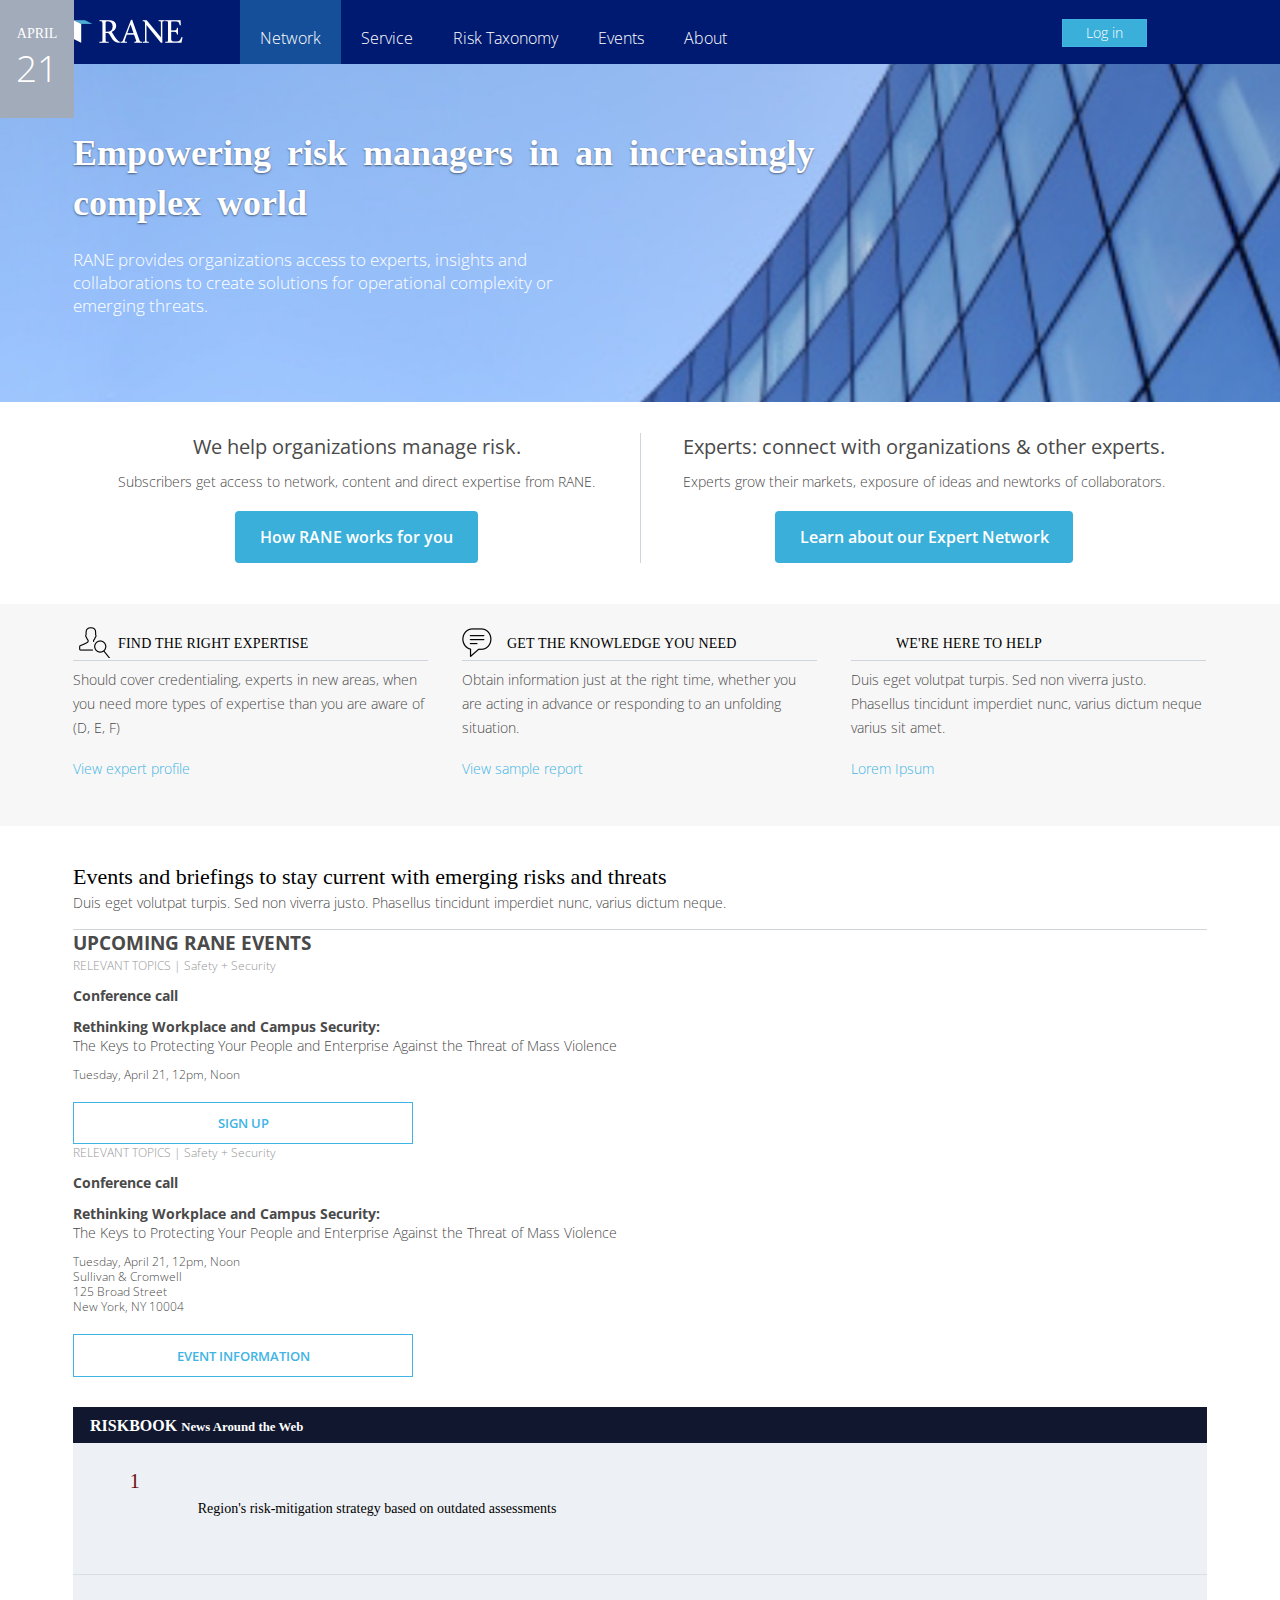
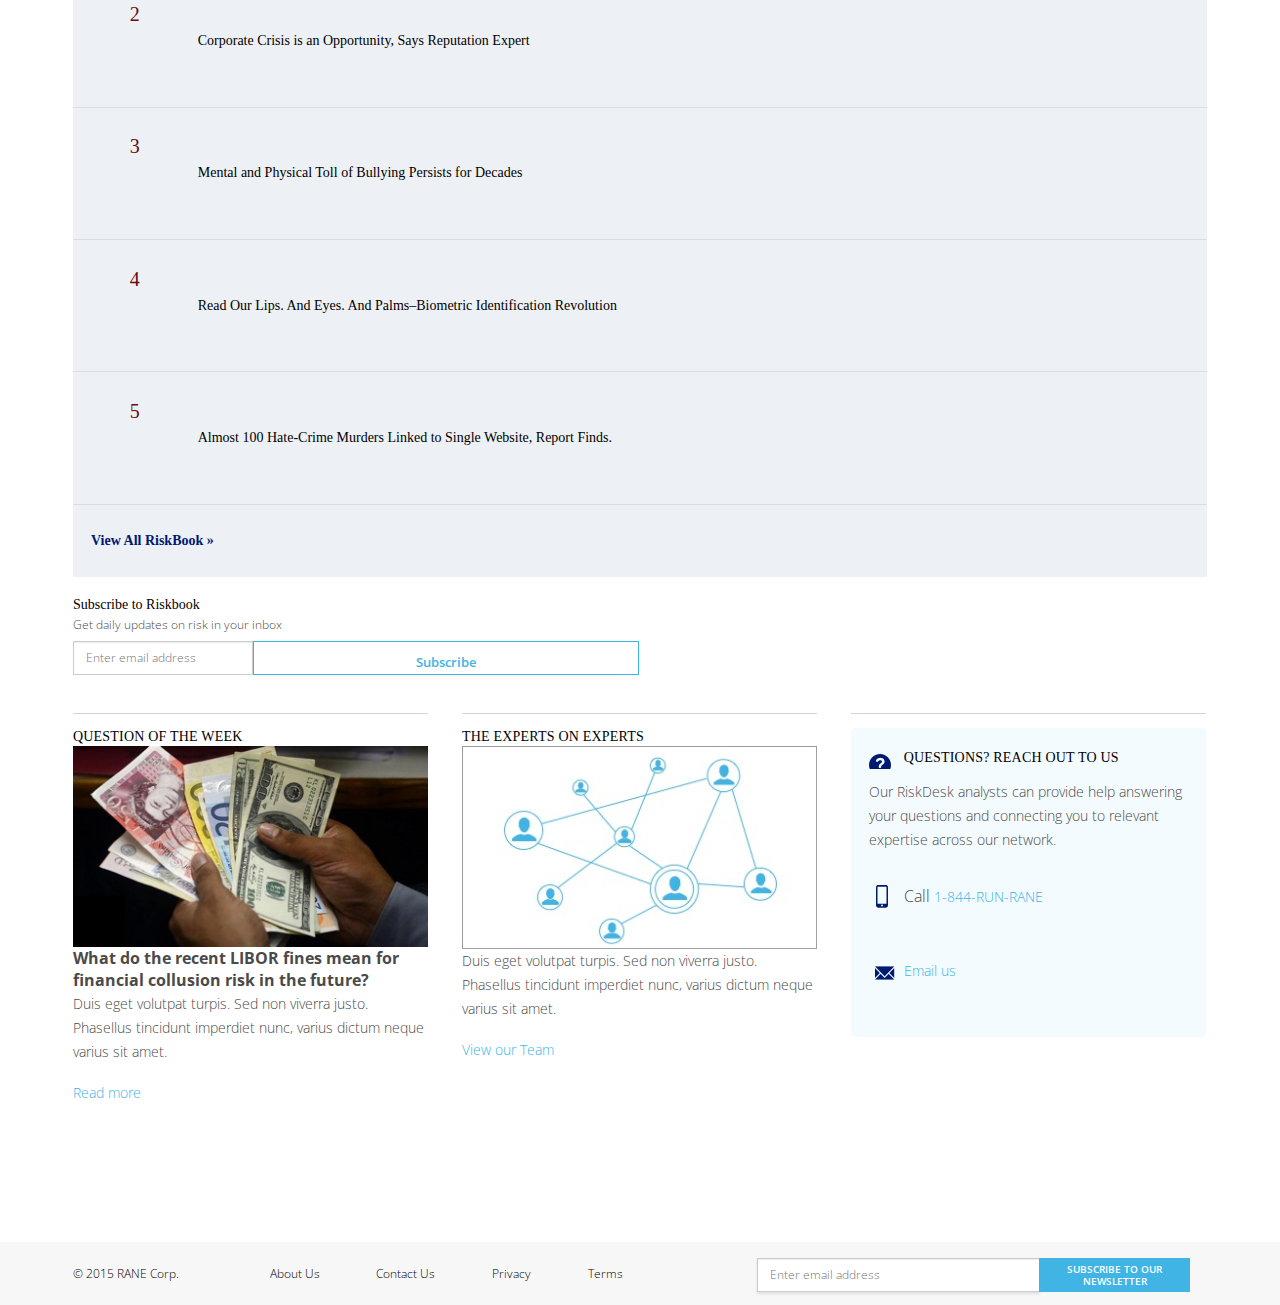
<file: www/index.html>
<!doctype html>
<!--[if lt IE 7]>      <html class="no-js lt-ie9 lt-ie8 lt-ie7" lang=""> <![endif]-->
<!--[if IE 7]>         <html class="no-js lt-ie9 lt-ie8" lang=""> <![endif]-->
<!--[if IE 8]>         <html class="no-js lt-ie9" lang=""> <![endif]-->
<!--[if gt IE 8]><!--> <html class="no-js" lang=""> <!--<![endif]-->
<head>
	<meta charset="utf-8">
	<meta http-equiv="X-UA-Compatible" content="IE=edge,chrome=1">
	<title>Rane - Home</title>

	<meta name="description" content="">
	<!--<meta name="viewport" content="width=device-width, initial-scale=1, minimum-scale=1, maximum-scale=1">-->
	<meta name="viewport" content="width=device-width, initial-scale=1">

	<meta name="author" content="Rumble Fox" />
	
	<meta name="description" content="" />
	<meta name="keywords" content="" />

	<link rel="icon" href="favicon.ico">
	<link rel='logo' type='image/png' href='apple-touch-icon.png'>
	<link rel='image_src' href='apple-touch-icon.png' type='image/png'>
	<style> body { visibility: hidden; }</style>

	<link rel="stylesheet" href="./css/normalize.min.css">
	<link href='http://fonts.googleapis.com/css?family=Open+Sans:300italic,400italic,600italic,700italic,800italic,400,300,600,700,800' rel='stylesheet' type='text/css'>
	<link rel="stylesheet" href="./css/all.css" media="all" onload="if(media!='all')media='all'">
	<noscript><link rel="stylesheet" href="./css/all.css"></noscript>

	<!--[if lt IE 9]>
		<script src="https://oss.maxcdn.com/html5shiv/3.7.2/html5shiv.min.js"></script>
		<script src="https://oss.maxcdn.com/respond/1.4.2/respond.min.js"></script>
	<![endif]-->
</head>
<body>
    <!--[if lt IE 8]>
        <p class="browserupgrade">You are using an <strong>outdated</strong> browser. Please <a href="http://browsehappy.com/">upgrade your browser</a> to improve your experience.</p>
    <![endif]-->
    <div id="wrapperContainer">

		<div class="header-container">
			<header class="wrapper clearfix container">
				<a href=""><img src="./images/logo.png" alt="Rane logo" width="110" height="24" class="logo" /></a>
				<a href="#" class="open-panel">menu</a>
				<nav class="clearfix">
					<a href="#" class="close-panel">close</a>
					<ul class="main clearfix">
						<li class="active"><a href="#">Network</a></li>
						<li><a href="#">Service</a></li>
						<li><a href="#">Risk Taxonomy</a></li>
						<li><a href="#">Events</a></li>
						<li><a href="#">About</a></li>
					</ul>
					<ul class="admin">
						<li><button class="default-btn">Log in</button></li>
					</ul>
				</nav>
			</header>
		</div>

		<div class="hero home-banner">
			<div class="container">
				<h1>Empowering risk managers in an increasingly complex world</h1>
				<p>RANE provides organizations access to experts, insights and collaborations to create solutions for operational complexity or emerging threats.</p>
			</div>
		</div>

		<div class="info-container">
			<div class="container clearfix two-column">
				<div class="col">
					<h2>We help organizations manage risk.</h2>
					<p>Subscribers get access to network, content and direct expertise from RANE.</p>
					<a href="#" class="round-btn">How RANE works for you</a>
				</div>
				<div class="col">
					<h2>Experts: connect with organizations &amp; other experts.</h2>
					<p>Experts grow their markets, exposure of ideas and newtorks of collaborators.</p>
					<a href="#" class="round-btn">Learn about our Expert Network</a>
				</div>
			</div>
		</div>

		<div class="learn-container bg-grey">
			<div class="container clearfix three-column">
				<div class="col">
					<h3 class="brd-bottom find"><span>Find The Right Expertise</span></h3>
					<p>Should cover credentialing, experts in new areas, when you need more types of expertise than you are aware of (D, E, F)</p>
					<a href="#" class="view">View expert profile</a>
				</div>
				<div class="col get">
					<h3 class="brd-bottom"><span>Get The Knowledge You Need</span></h3>
					<p>Obtain information just at the right time, whether you are acting in advance or responding to an unfolding situation.</p>
					<a href="#" class="view">View sample report</a>
				</div>
				<div class="col help">
					<h3 class="brd-bottom"><span>We're Here To Help</span></h3>
					<p>Duis eget volutpat turpis. Sed non viverra justo. Phasellus tincidunt imperdiet nunc, varius dictum neque varius sit amet. </p>
					<a href="#" class="view">Lorem Ipsum</a>
				</div>
			</div>
		</div>

		<div class="events-briefing">
			<div class="title-header brd-bottom container">
				<h2>Events and briefings to stay current with emerging risks and threats</h2>
				<p>Duis eget volutpat turpis. Sed non viverra justo. Phasellus tincidunt imperdiet nunc, varius dictum neque.</p>
			</div>
			<div class="events-container container clearfix">
				<article class="events">
					<h3>UPCOMING RANE EVENTS</h3>
					<section>
						<span class="date"><small>April</small>21</span>
						<dl class="event-box">
							<dt>RELEVANT TOPICS | Safety + Security</dt>
							<dd><b>Conference call</b></dd>
							<dd><b>Rethinking Workplace and Campus Security:</b> <br> The Keys to Protecting Your People and Enterprise Against the Threat of Mass Violence
							<span class="post-date">Tuesday, April 21, 12pm, Noon</span>
							</dd>
						</dl>
						<a href="" class="outline-btn">Sign up</a>
					</section>
					<section>
						<span class="date"><small>April</small>21</span>
						<dl class="event-box">
							<dt>RELEVANT TOPICS | Safety + Security</dt>
							<dd><b>Conference call</b></dd>
							<dd><b>Rethinking Workplace and Campus Security:</b> <br> The Keys to Protecting Your People and Enterprise Against the Threat of Mass Violence
							<span class="post-date">Tuesday, April 21, 12pm, Noon</span>
							<address>Sullivan &amp; Cromwell <br>125 Broad Street <br>New York, NY 10004</address>
							</dd>
						</dl>
						<a href="" class="outline-btn">Event Information</a>
					</section>
				</article>
				<aside class="riskbook-container">
					<div class="riskbook-box">
						<h3>RISKBOOK <small>News Around the Web</small></h3>
						<ol class="custom-counter">
							<li>Region's risk-mitigation strategy based on outdated assessments</li>
							<li>Corporate Crisis is an Opportunity, Says Reputation Expert</li>
							<li>Mental and Physical Toll of Bullying Persists for Decades</li>
							<li>Read Our Lips. And Eyes. And Palms–Biometric Identification Revolution</li>
							<li>Almost 100 Hate-Crime Murders Linked to Single Website, Report Finds.</li>
						</ol>
						<a href="#">View All RiskBook &raquo;</a>
					</div>
					<div class="subscribe">
						<h4>Subscribe to Riskbook</h4>
						<p>Get daily updates on risk in your inbox</p>

						<form class="form-inline">
							<div class="form-group">
								<div class="input-group">
									<input type="text" class="form-control" id="exampleInputAmount" placeholder="Enter email address">
								</div>
							</div>
							<button type="submit" class="outline-btn inline-primary">Subscribe</button>
						</form>

					</div>
				</aside>
			</div>
		</div>

		<div class="question-container">
			<div class="container clearfix three-column">
				<div class="col brd-top">
					<h3>Question Of The Week</h3>
					<img src="images/fpo-thumb1.jpg" alt="fpo" class="responsive-img" />
					<h4>What do the recent LIBOR fines mean for financial collusion risk in the future?</h4>
					<p>Duis eget volutpat turpis. Sed non viverra justo. Phasellus tincidunt imperdiet nunc, varius dictum neque varius sit amet.</p>
					<a href="#">Read more</a>
				</div>
				<div class="col brd-top">
					<h3>The Experts On Experts</h3>
					<img src="images/fpo-thumb2.jpg" alt="fpo" class="responsive-img" />
					<p>Duis eget volutpat turpis. Sed non viverra justo. Phasellus tincidunt imperdiet nunc, varius dictum neque varius sit amet. </p>
					<a href="#">View our Team</a>
				</div>
				<div class="col brd-top">
					<ul class="lightblue-box faq">
						<li>
							<h3><span class="help"></span>Questions? Reach out to us</h3>
							<p>Our RiskDesk analysts can provide help answering your questions and connecting you to relevant expertise across our network.</p>
						</li>
						<li><span class="call"></span>Call <a href="tel://1-844-RUN-RANE">1-844-RUN-RANE</a></li>
						<li><span class="email"></span><a href="mailto:someone@domain.com?Subject=Questions">Email us</a></li>
					</ul>
					
				</div>
			</div>
		</div>

		<div class="footer-container">
		    <footer class="container">
		        <ul>
		        	<li class="copy">&copy; 2015 RANE Corp.</li>
		        	<li class="footer-nav">
						<nav>
							<ul>
								<li><a href="">About Us</a></li>
								<li><a href="">Contact Us</a></li>
								<li><a href="">Privacy</a></li>
								<li><a href="">Terms</a></li>
							</ul>
						</nav>
		        	<li class="subscribe">
		        		<form class="form-inline">
							<div class="form-group">
								<div class="input-group">
									<input type="text" class="form-control" id="exampleInputAmount" placeholder="Enter email address">
								</div>
							</div>
							<button type="submit" class="outline-btn inline-primary">Subscribe To Our Newsletter</button>
						</form>
		        	</li>
		        </ul>
		    </footer>
		</div>

    </div><!--#wrapperContainer-->

	<script src="js/jquery.js"></script>
	<script src="./js/jquery.touchwipe.min.js"></script>
	<script>$( document ).ready(function() {
		$(".open-panel").click(function(){
			$("html").toggleClass("openNav");
		});
		$(".close-panel").click(function(){
			$("html").removeClass("openNav");
		});

		$("#wrapperContainer").touchwipe({
			wipeLeft: function() {$("html").removeClass("openNav"); },
			wipeRight: function() { $("html").toggleClass("openNav"); },
			min_move_x: 20,
			min_move_y: 20,
			preventDefaultEvents: true
		});

	});</script>
</body>
</html>
</file>
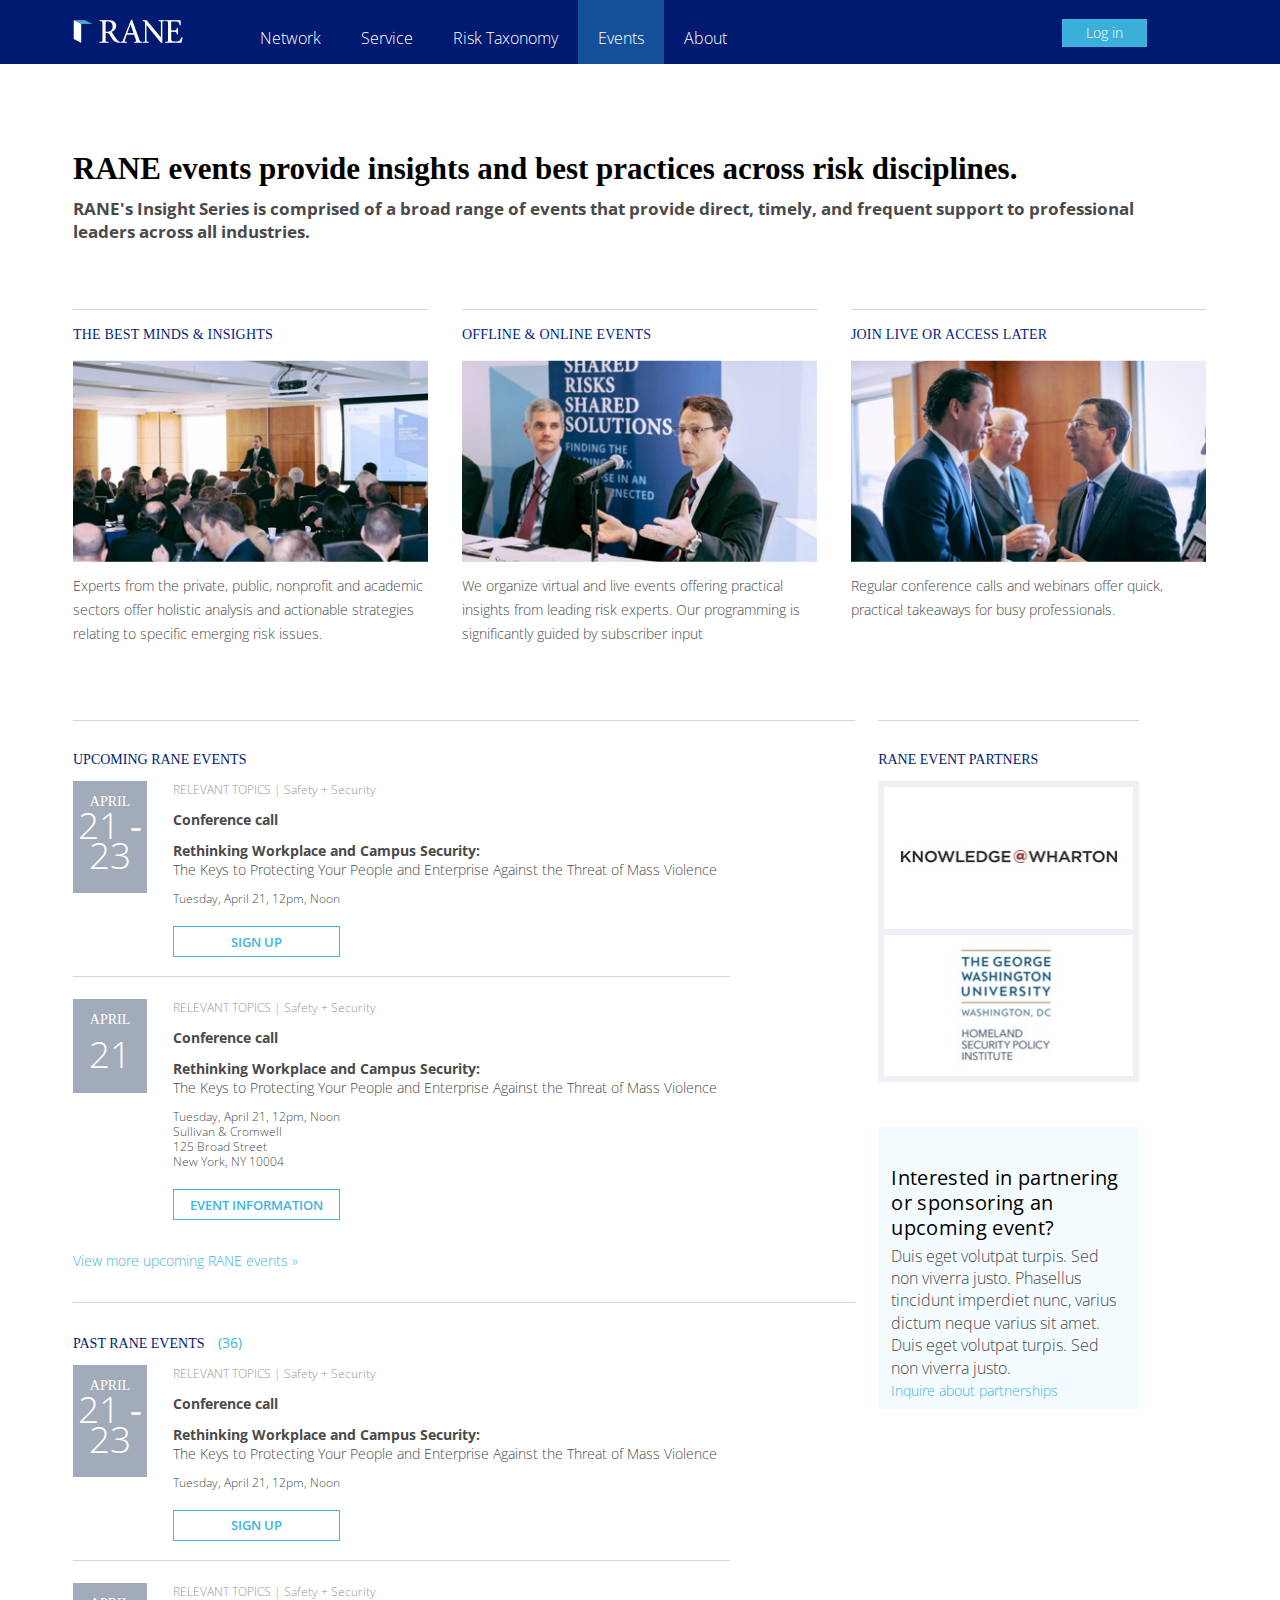
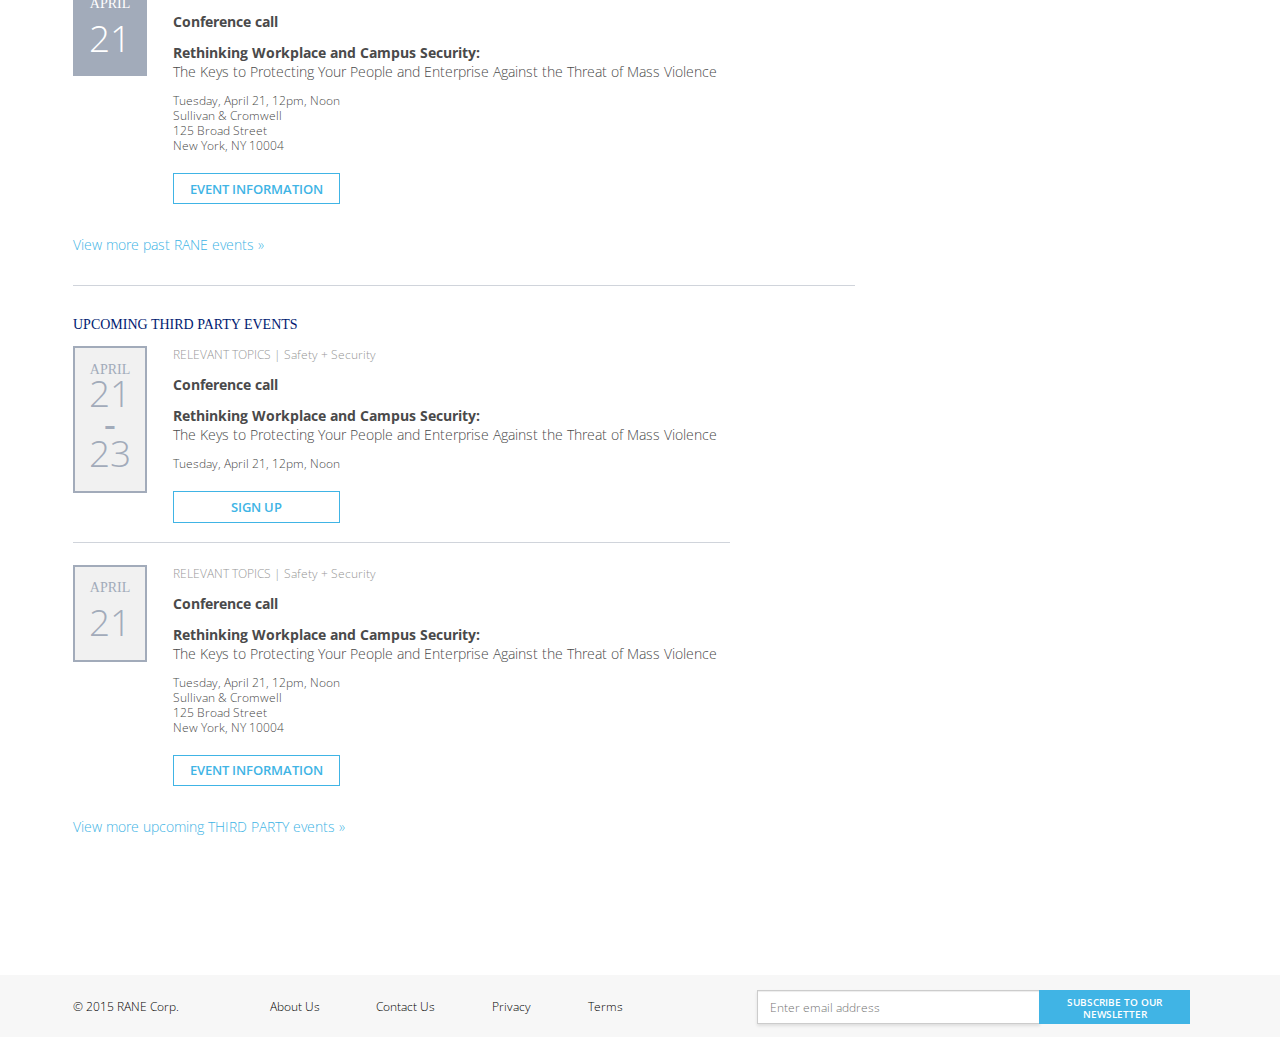
<file: www/events.html>
<!doctype html>
<!--[if lt IE 7]>      <html class="no-js lt-ie9 lt-ie8 lt-ie7" lang=""> <![endif]-->
<!--[if IE 7]>         <html class="no-js lt-ie9 lt-ie8" lang=""> <![endif]-->
<!--[if IE 8]>         <html class="no-js lt-ie9" lang=""> <![endif]-->
<!--[if gt IE 8]><!--> <html class="no-js" lang=""> <!--<![endif]-->
<head>
	<meta charset="utf-8">
	<meta http-equiv="X-UA-Compatible" content="IE=edge,chrome=1">
	<title>Rane - Events</title>

	<meta name="description" content="">
	<!--<meta name="viewport" content="width=device-width, initial-scale=1, minimum-scale=1, maximum-scale=1">-->
	<meta name="viewport" content="width=device-width, initial-scale=1">

	<meta name="author" content="Rumble Fox" />
	
	<meta name="description" content="" />
	<meta name="keywords" content="" />

	<link rel="icon" href="favicon.ico">
	<link rel='logo' type='image/png' href='apple-touch-icon.png'>
	<link rel='image_src' href='apple-touch-icon.png' type='image/png'>
	<style> body { visibility: hidden; }</style>

	<link rel="stylesheet" href="./css/normalize.min.css">
	<link href='http://fonts.googleapis.com/css?family=Open+Sans:300italic,400italic,600italic,700italic,800italic,400,300,600,700,800' rel='stylesheet' type='text/css'>
	<link rel="stylesheet" href="./css/all.css" media="all" onload="if(media!='all')media='all'">
	<noscript><link rel="stylesheet" href="./css/all.css"></noscript>

	<!--[if lt IE 9]>
		<script src="https://oss.maxcdn.com/html5shiv/3.7.2/html5shiv.min.js"></script>
		<script src="https://oss.maxcdn.com/respond/1.4.2/respond.min.js"></script>
	<![endif]-->
</head>
<body>
    <!--[if lt IE 8]>
        <p class="browserupgrade">You are using an <strong>outdated</strong> browser. Please <a href="http://browsehappy.com/">upgrade your browser</a> to improve your experience.</p>
    <![endif]-->
    <div id="wrapperContainer">

		<div class="header-container">
			<header class="nav-wrapper clearfix container">
				<a href="index.html"><img src="./images/logo.png" alt="Rane logo" width="110" height="24" class="logo" /></a>
				<a href="#" class="open-panel">menu</a>
				<nav class="clearfix">
					<a href="#" class="close-panel">close</a>
					<ul class="main clearfix">
						<li><a href="network.html">Network</a></li>
						<li><a href="service.html">Service</a></li>
						<li><a href="#">Risk Taxonomy</a></li>
						<li class="active"><a href="events.html">Events</a></li>
						<li><a href="#">About</a></li>
					</ul>
					<ul class="admin">
						<li><button class="default-btn">Log in</button></li>
					</ul>
				</nav>
			</header>
		</div>

		<div class="secondary">
			<div class="banner container">
				<h1>RANE events provide insights and best practices across risk disciplines.</h1>
				<h2>RANE's Insight Series is comprised of a broad range of events that provide direct, timely, and frequent support to professional leaders across all industries. </h2>
			</div>

			<div class="standard">
				<div class="container clearfix three-column three-column-default">
					<div class="col">
						<h3>The Best Minds &amp; Insights</h3>
						<img src="images/events/fpo1.jpg" alt="fpo" class="responsive-img" />
						<p>Experts from the private, public, nonprofit and academic sectors offer holistic analysis and actionable strategies relating to specific emerging risk issues.</p>
					</div>
					<div class="col">
						<h3>Offline &amp; Online Events</h3>
						<img src="images/events/fpo2.jpg" alt="fpo" class="responsive-img" />
						<p>We organize virtual and live events offering practical insights from leading risk experts. Our programming is significantly guided by subscriber input</p>
					</div>
					<div class="col">
						<h3>Join Live Or Access Later</h3>
						<img src="images/events/fpo3.jpg" alt="fpo" class="responsive-img" />
						<p>Regular conference calls and webinars offer quick, practical takeaways for busy professionals.</p>
					</div>
				</div>
			</div>

			<div class="semantic-elements container clearfix">
				<article class="brd-top">
					<div class="events upcoming">
						<h3>UPCOMING RANE EVENTS</h3>
						<section>
							<span class="date"><small>April</small><em>21 &dash; 23</em></span>
							<dl class="event-box">
								<dt>RELEVANT TOPICS | Safety + Security</dt>
								<dd><b>Conference call</b></dd>
								<dd><b>Rethinking Workplace and Campus Security:</b> <br> The Keys to Protecting Your People and Enterprise Against the Threat of Mass Violence
								<span class="post-date">Tuesday, April 21, 12pm, Noon</span>
								</dd>
							</dl>
							<a href="" class="outline-btn">Sign up</a>
						</section>
						<section>
							<span class="date"><small>April</small>21</span>
							<dl class="event-box">
								<dt>RELEVANT TOPICS | Safety + Security</dt>
								<dd><b>Conference call</b></dd>
								<dd><b>Rethinking Workplace and Campus Security:</b> <br> The Keys to Protecting Your People and Enterprise Against the Threat of Mass Violence
								<span class="post-date">Tuesday, April 21, 12pm, Noon</span>
								<address>Sullivan &amp; Cromwell <br>125 Broad Street <br>New York, NY 10004</address>
								</dd>
							</dl>
							<a href="" class="outline-btn">Event Information</a>
						</section>
						<p><a href="#" class="link">View more upcoming RANE events &raquo;</a></p>
					</div>
					<div class="events past brd-top">
						<h3>PAST RANE EVENTS <span class="badge">(36)</span></h3>
						<section>
							<span class="date"><small>April</small><em>21 &dash; 23</em></span>
							<dl class="event-box">
								<dt>RELEVANT TOPICS | Safety + Security</dt>
								<dd><b>Conference call</b></dd>
								<dd><b>Rethinking Workplace and Campus Security:</b> <br> The Keys to Protecting Your People and Enterprise Against the Threat of Mass Violence
								<span class="post-date">Tuesday, April 21, 12pm, Noon</span>
								</dd>
							</dl>
							<a href="" class="outline-btn">Sign up</a>
						</section>
						<section>
							<span class="date"><small>April</small>21</span>
							<dl class="event-box">
								<dt>RELEVANT TOPICS | Safety + Security</dt>
								<dd><b>Conference call</b></dd>
								<dd><b>Rethinking Workplace and Campus Security:</b> <br> The Keys to Protecting Your People and Enterprise Against the Threat of Mass Violence
								<span class="post-date">Tuesday, April 21, 12pm, Noon</span>
								<address>Sullivan &amp; Cromwell <br>125 Broad Street <br>New York, NY 10004</address>
								</dd>
							</dl>
							<a href="" class="outline-btn">Event Information</a>
						</section>
						<p><a href="#" class="link">View more past RANE events &raquo;</a></p>
					</div>
					<div class="events thrid-party brd-top">
						<h3>UPCOMING THIRD PARTY EVENTS</h3>
						<section>
							<span class="date"><small>April</small><em>21 &dash; 23</em></span>
							<dl class="event-box">
								<dt>RELEVANT TOPICS | Safety + Security</dt>
								<dd><b>Conference call</b></dd>
								<dd><b>Rethinking Workplace and Campus Security:</b> <br> The Keys to Protecting Your People and Enterprise Against the Threat of Mass Violence
								<span class="post-date">Tuesday, April 21, 12pm, Noon</span>
								</dd>
							</dl>
							<a href="" class="outline-btn">Sign up</a>
						</section>
						<section>
							<span class="date"><small>April</small>21</span>
							<dl class="event-box">
								<dt>RELEVANT TOPICS | Safety + Security</dt>
								<dd><b>Conference call</b></dd>
								<dd><b>Rethinking Workplace and Campus Security:</b> <br> The Keys to Protecting Your People and Enterprise Against the Threat of Mass Violence
								<span class="post-date">Tuesday, April 21, 12pm, Noon</span>
								<address>Sullivan &amp; Cromwell <br>125 Broad Street <br>New York, NY 10004</address>
								</dd>
							</dl>
							<a href="" class="outline-btn">Event Information</a>
						</section>
						<p><a href="#" class="link">View more upcoming THIRD PARTY events &raquo;</a></p>
					</div>
				</article>
				
				<aside class="sidebar brd-top">
					<section class="partners">
						<h3>Rane Event Partners</h3>
						<ul class="border-list">
							<li><img src="images/partners/logo1.jpg" class="responsive-img" /></li>
							<li><img src="images/partners/logo2.jpg" class="responsive-img" /></li>
						</ul>
					</section>
					<section class="content-rectangle">
						<h3>Interested in partnering or sponsoring an upcoming event?</h3>
						<p>Duis eget volutpat turpis. Sed non viverra justo. Phasellus tincidunt imperdiet nunc, varius dictum neque varius sit amet. Duis eget volutpat turpis. Sed non viverra justo.</p>
						<a href="#" class="link"x>Inquire about partnerships</a>
					</section>
				</aside>
			</div>
		
		</div>

		

		<div class="footer-container">
		    <footer class="container">
		        <ul>
		        	<li class="copy">&copy; 2015 RANE Corp.</li>
		        	<li class="footer-nav">
						<nav>
							<ul>
								<li><a href="">About Us</a></li>
								<li><a href="">Contact Us</a></li>
								<li><a href="">Privacy</a></li>
								<li><a href="">Terms</a></li>
							</ul>
						</nav>
		        	<li class="subscribe">
		        		<form class="form-inline">
							<div class="form-group">
								<div class="input-group">
									<input type="text" class="form-control" id="exampleInputAmount" placeholder="Enter email address">
								</div>
							</div>
							<button type="submit" class="outline-btn inline-primary">Subscribe To Our Newsletter</button>
						</form>
		        	</li>
		        </ul>
		    </footer>
		</div>

    </div><!--#wrapperContainer-->

	<script src="js/jquery.js"></script>
	<script src="./js/jquery.touchwipe.min.js"></script>
	<script>$( document ).ready(function() {
		$(".open-panel").click(function(){
			$("html").toggleClass("openNav");
		});
		$(".close-panel").click(function(){
			$("html").removeClass("openNav");
		});

		$("#wrapperContainer").touchwipe({
			wipeLeft: function() {$("html").removeClass("openNav"); },
			wipeRight: function() { $("html").toggleClass("openNav"); },
			min_move_x: 20,
			min_move_y: 20,
			preventDefaultEvents: true
		});

	});</script>
</body>
</html>
</file>
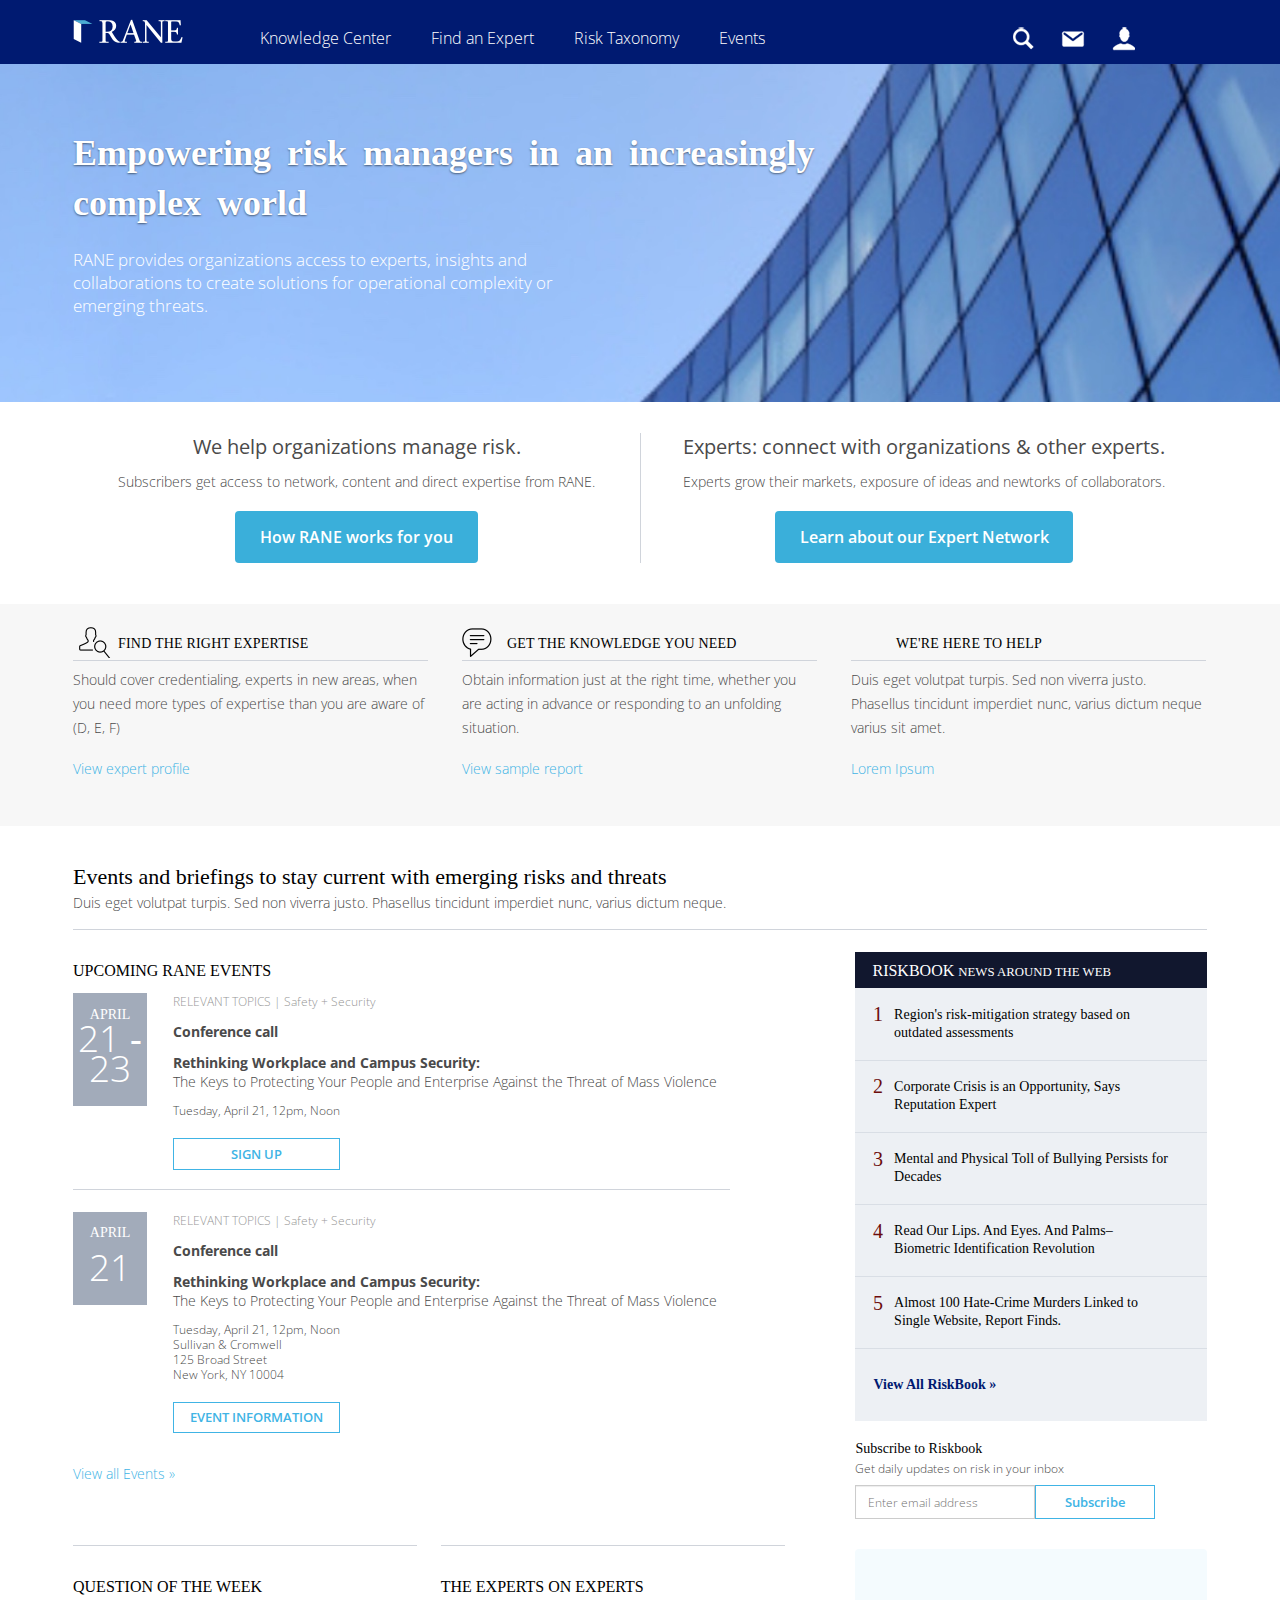
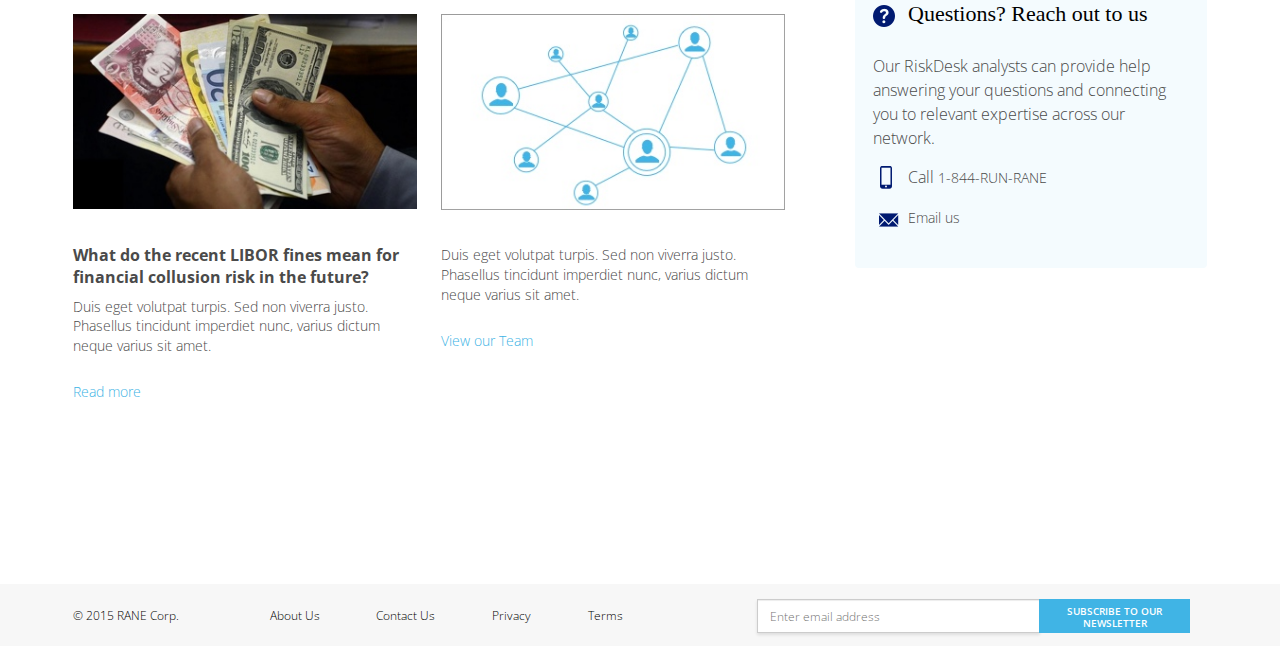
<file: www/index-login.html>
<!doctype html>
<!--[if lt IE 7]>      <html class="no-js lt-ie9 lt-ie8 lt-ie7" lang=""> <![endif]-->
<!--[if IE 7]>         <html class="no-js lt-ie9 lt-ie8" lang=""> <![endif]-->
<!--[if IE 8]>         <html class="no-js lt-ie9" lang=""> <![endif]-->
<!--[if gt IE 8]><!--> <html class="no-js" lang=""> <!--<![endif]-->
<head>
	<meta charset="utf-8">
	<meta http-equiv="X-UA-Compatible" content="IE=edge,chrome=1">
	<title>Rane - Login</title>

	<meta name="description" content="">
	<!--<meta name="viewport" content="width=device-width, initial-scale=1, minimum-scale=1, maximum-scale=1">-->
	<meta name="viewport" content="width=device-width, initial-scale=1">

	<meta name="author" content="Rumble Fox" />
	
	<meta name="description" content="" />
	<meta name="keywords" content="" />

	<link rel="icon" href="favicon.ico">
	<link rel='logo' type='image/png' href='apple-touch-icon.png'>
	<link rel='image_src' href='apple-touch-icon.png' type='image/png'>
	<style> body { visibility: hidden; }</style>

	<link rel="stylesheet" href="./css/normalize.min.css">
	<link href='http://fonts.googleapis.com/css?family=Open+Sans:300italic,400italic,600italic,700italic,800italic,400,300,600,700,800' rel='stylesheet' type='text/css'>
	<link rel="stylesheet" href="./css/all.css" media="all" onload="if(media!='all')media='all'">
	<noscript><link rel="stylesheet" href="./css/all.css"></noscript>

	<!--[if lt IE 9]>
		<script src="https://oss.maxcdn.com/html5shiv/3.7.2/html5shiv.min.js"></script>
		<script src="https://oss.maxcdn.com/respond/1.4.2/respond.min.js"></script>
	<![endif]-->
</head>
<body>
    <!--[if lt IE 8]>
        <p class="browserupgrade">You are using an <strong>outdated</strong> browser. Please <a href="http://browsehappy.com/">upgrade your browser</a> to improve your experience.</p>
    <![endif]-->
    <div id="wrapperContainer">

		<div class="header-container">
			<header class="nav-wrapper clearfix container">
				<a href="index.html"><img src="./images/logo.png" alt="Rane logo" width="110" height="24" class="logo" /></a>
				<a href="#" class="open-panel">menu</a>
				<nav class="clearfix">
					<a href="#" class="close-panel">close</a>
					<ul class="main clearfix">
						<li><a href="#">Knowledge Center</a></li>
						<li><a href="#">Find an Expert</a></li>
						<li><a href="#">Risk Taxonomy</a></li>
						<li><a href="events.html">Events</a></li>
					</ul>
					<ul class="admin admin-menu">
						<li><a href="" class="search"><span>Search</span></a></li>
						<!-- <li class="active"><a href="" class="search"><span>Search</span></a></li> -->
						<li><a href="" class="email"><span>Email</span></a></li>
						<li><a href="" class="profile"><span>Profile</span></a></li>
					</ul>
				</nav>
			</header>
		</div>

		<div class="hero home-banner">
			<div class="container">
				<h1>Empowering risk managers in an increasingly complex world</h1>
				<p>RANE provides organizations access to experts, insights and collaborations to create solutions for operational complexity or emerging threats.</p>
			</div>
		</div>

		<div class="info-container">
			<div class="container clearfix two-column">
				<div class="col">
					<h2>We help organizations manage risk.</h2>
					<p>Subscribers get access to network, content and direct expertise from RANE.</p>
					<a href="#" class="round-btn">How RANE works for you</a>
				</div>
				<div class="col">
					<h2>Experts: connect with organizations &amp; other experts.</h2>
					<p>Experts grow their markets, exposure of ideas and newtorks of collaborators.</p>
					<a href="#" class="round-btn">Learn about our Expert Network</a>
				</div>
			</div>
		</div>

		<div class="learn-container bg-grey">
			<div class="container clearfix three-column">
				<div class="col">
					<h3 class="brd-bottom find"><span>Find The Right Expertise</span></h3>
					<p>Should cover credentialing, experts in new areas, when you need more types of expertise than you are aware of (D, E, F)</p>
					<a href="#">View expert profile</a>
				</div>
				<div class="col get">
					<h3 class="brd-bottom"><span>Get The Knowledge You Need</span></h3>
					<p>Obtain information just at the right time, whether you are acting in advance or responding to an unfolding situation.</p>
					<a href="#">View sample report</a>
				</div>
				<div class="col help">
					<h3 class="brd-bottom"><span>We're Here To Help</span></h3>
					<p>Duis eget volutpat turpis. Sed non viverra justo. Phasellus tincidunt imperdiet nunc, varius dictum neque varius sit amet. </p>
					<a href="#">Lorem Ipsum</a>
				</div>
			</div>
		</div>

		<div class="events-briefing">
			<div class="title-header brd-bottom container">
				<h2>Events and briefings to stay current with emerging risks and threats</h2>
				<p>Duis eget volutpat turpis. Sed non viverra justo. Phasellus tincidunt imperdiet nunc, varius dictum neque.</p>
			</div>
			<div class="semantic-elements container clearfix">
				<article>
					<div class="events">
						<h3>UPCOMING RANE EVENTS</h3>
						<section>
							<span class="date"><small>April</small><em>21 &dash; 23</em></span>
							<dl class="event-box">
								<dt>RELEVANT TOPICS | Safety + Security</dt>
								<dd><b>Conference call</b></dd>
								<dd><b>Rethinking Workplace and Campus Security:</b> <br> The Keys to Protecting Your People and Enterprise Against the Threat of Mass Violence
								<span class="post-date">Tuesday, April 21, 12pm, Noon</span>
								</dd>
							</dl>
							<a href="" class="outline-btn">Sign up</a>
						</section>
						<section>
							<span class="date"><small>April</small>21</span>
							<dl class="event-box">
								<dt>RELEVANT TOPICS | Safety + Security</dt>
								<dd><b>Conference call</b></dd>
								<dd><b>Rethinking Workplace and Campus Security:</b> <br> The Keys to Protecting Your People and Enterprise Against the Threat of Mass Violence
								<span class="post-date">Tuesday, April 21, 12pm, Noon</span>
								<address>Sullivan &amp; Cromwell <br>125 Broad Street <br>New York, NY 10004</address>
								</dd>
							</dl>
							<a href="" class="outline-btn">Event Information</a>
						</section>
						<p><a href="#" class="link">View all Events &raquo;</a></p>
					</div>
					<div class="question-container internal-coluum">
						<div class="clearfix two-column">
							<div class="col brd-top">
								<h3>Question Of The Week</h3>
								<img src="images/fpo-thumb1.jpg" alt="fpo" class="responsive-img" />
								<h4>What do the recent LIBOR fines mean for financial collusion risk in the future?</h4>
								<p>Duis eget volutpat turpis. Sed non viverra justo. Phasellus tincidunt imperdiet nunc, varius dictum neque varius sit amet.</p>
								<a href="#">Read more</a>
							</div>
							<div class="col brd-top">
								<h3>The Experts On Experts</h3>
								<img src="images/fpo-thumb2.jpg" alt="fpo" class="responsive-img" />
								<p>Duis eget volutpat turpis. Sed non viverra justo. Phasellus tincidunt imperdiet nunc, varius dictum neque varius sit amet. </p>
								<a href="#">View our Team</a>
							</div>
						</div>
					</div>
				</article>
				
				<aside class="sidebar">
					<div class="riskbook-box">
						<h3>RISKBOOK <small>News Around the Web</small></h3>
						<ol class="custom-counter">
							<li>Region's risk-mitigation strategy based on outdated assessments</li>
							<li>Corporate Crisis is an Opportunity, Says Reputation Expert</li>
							<li>Mental and Physical Toll of Bullying Persists for Decades</li>
							<li>Read Our Lips. And Eyes. And Palms–Biometric Identification Revolution</li>
							<li>Almost 100 Hate-Crime Murders Linked to Single Website, Report Finds.</li>
						</ol>
						<a href="#">View All RiskBook &raquo;</a>
					</div>
					<div class="subscribe clearfix">
						<h4>Subscribe to Riskbook</h4>
						<p>Get daily updates on risk in your inbox</p>

						<form class="form-inline">
							<div class="form-group">
								<div class="input-group">
									<input type="text" class="form-control" id="exampleInputAmount" placeholder="Enter email address">
								</div>
							</div>
							<button type="submit" class="outline-btn inline-primary">Subscribe</button>
						</form>

					</div>
					<div class="aside-box clearfix">
						<ul class="lightblue-box faq">
							<li>
								<h3><span class="help"></span>Questions? Reach out to us</h3>
								<p>Our RiskDesk analysts can provide help answering your questions and connecting you to relevant expertise across our network.</p>
							</li>
							<li><span class="call"></span>Call <a href="tel://1-844-RUN-RANE">1-844-RUN-RANE</a></li>
							<li><span class="email"></span><a href="mailto:someone@domain.com?Subject=Questions">Email us</a></li>
						</ul>
						
					</div>
				</aside>
			</div>
		</div>

		<div class="footer-container">
		    <footer class="container">
		        <ul>
		        	<li class="copy">&copy; 2015 RANE Corp.</li>
		        	<li class="footer-nav">
						<nav>
							<ul>
								<li><a href="">About Us</a></li>
								<li><a href="">Contact Us</a></li>
								<li><a href="">Privacy</a></li>
								<li><a href="">Terms</a></li>
							</ul>
						</nav>
		        	<li class="subscribe">
		        		<form class="form-inline">
							<div class="form-group">
								<div class="input-group">
									<input type="text" class="form-control" id="exampleInputAmount" placeholder="Enter email address">
								</div>
							</div>
							<button type="submit" class="outline-btn inline-primary">Subscribe To Our Newsletter</button>
						</form>
		        	</li>
		        </ul>
		    </footer>
		</div>

    </div><!--#wrapperContainer-->

	<script src="js/jquery.js"></script>
	<script src="./js/jquery.touchwipe.min.js"></script>
	<script>$( document ).ready(function() {
		$(".open-panel").click(function(){
			$("html").toggleClass("openNav");
		});
		$(".close-panel").click(function(){
			$("html").removeClass("openNav");
		});

		$("#wrapperContainer").touchwipe({
			wipeLeft: function() {$("html").removeClass("openNav"); },
			wipeRight: function() { $("html").toggleClass("openNav"); },
			min_move_x: 20,
			min_move_y: 20,
			preventDefaultEvents: true
		});

	});</script>
</body>
</html>
</file>
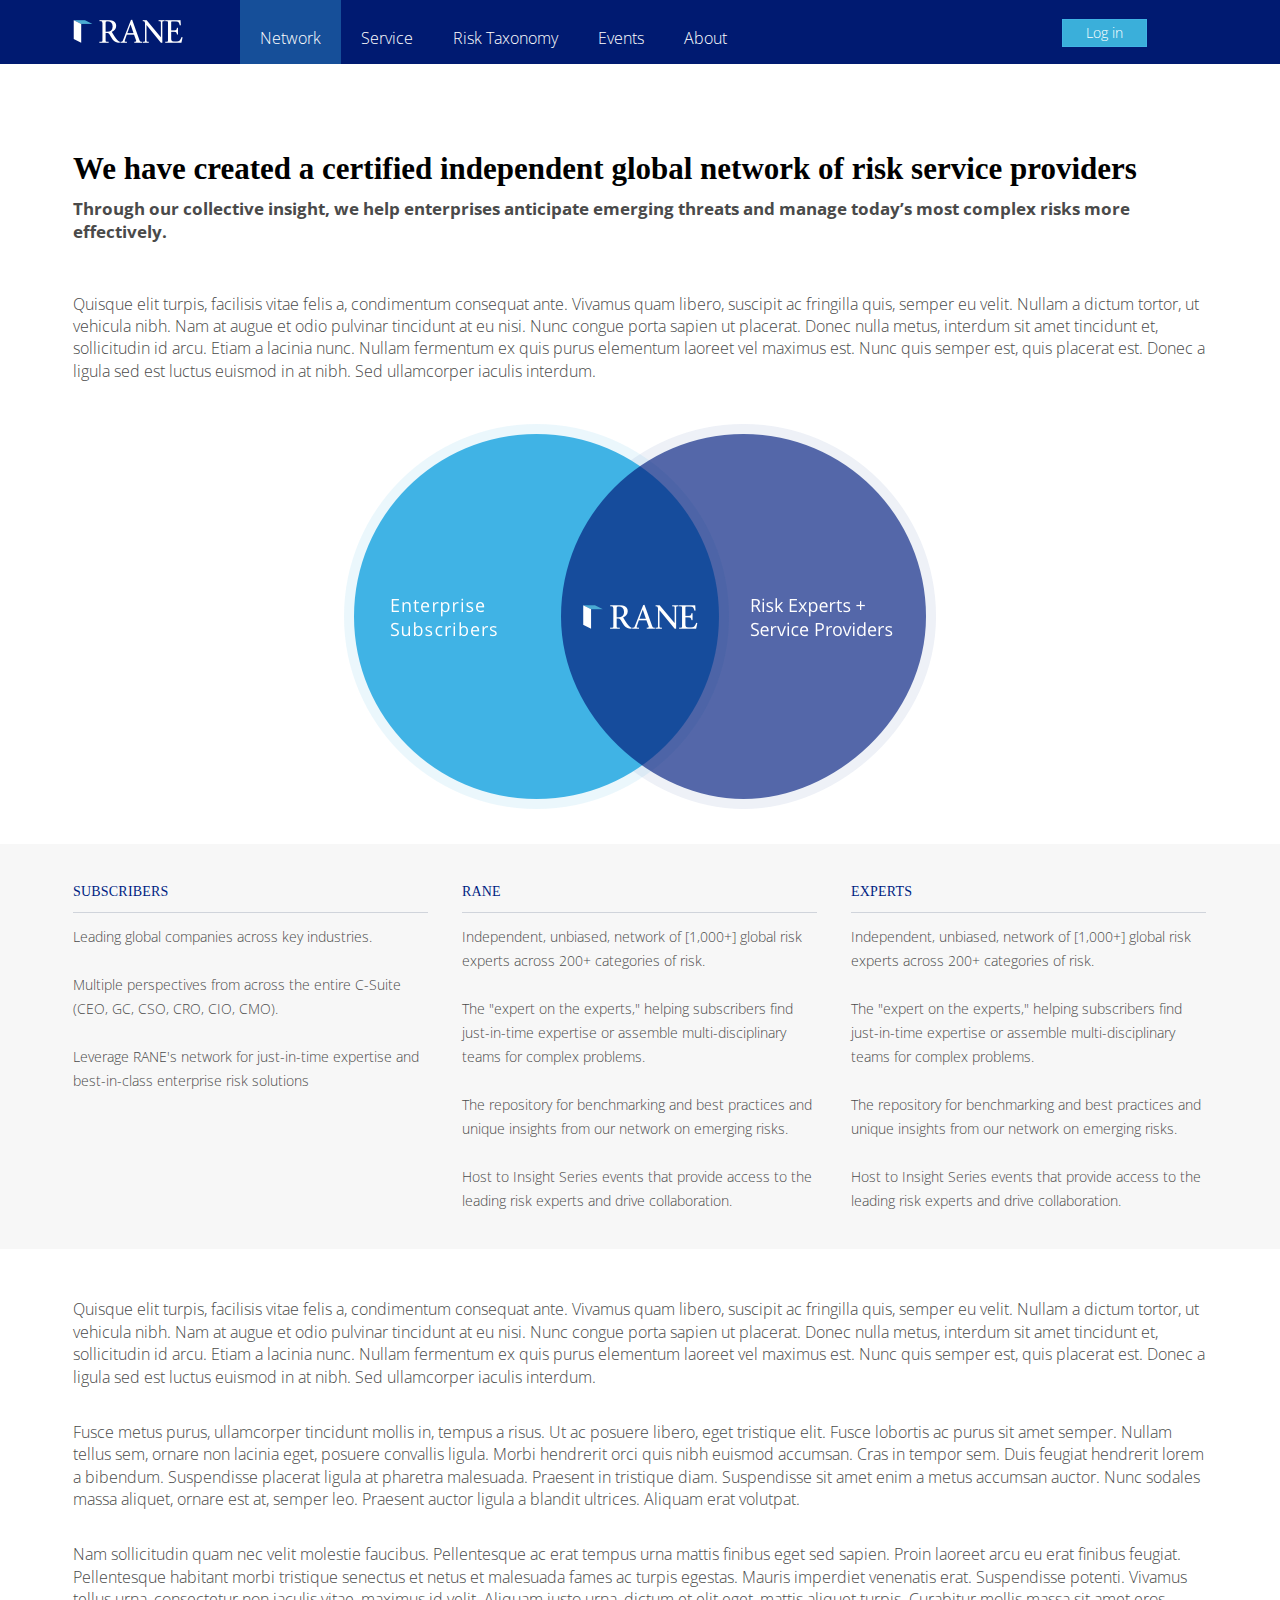
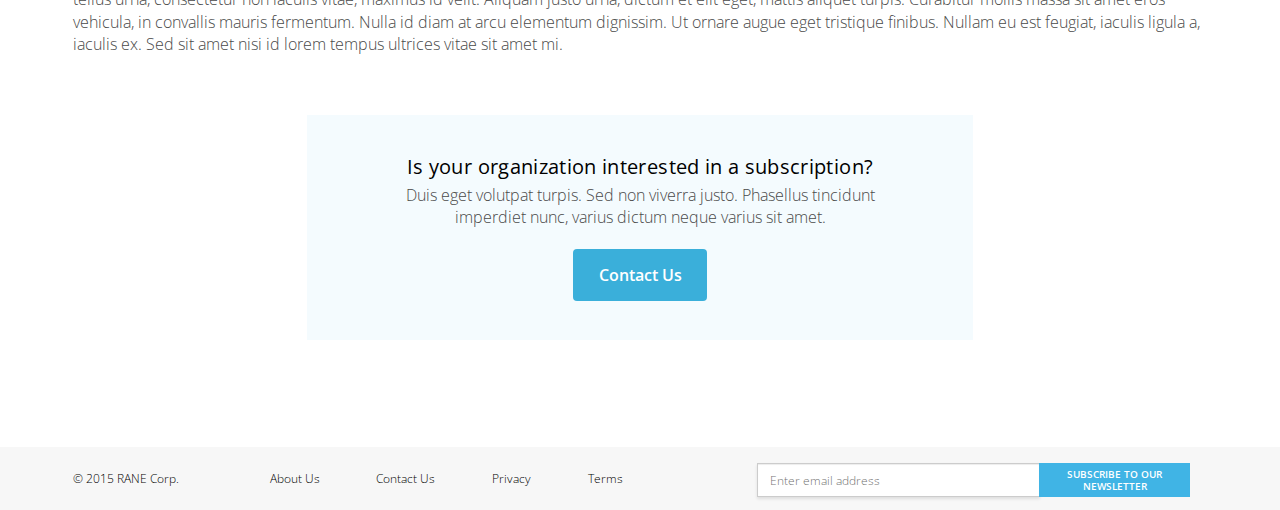
<file: www/network.html>
<!doctype html>
<!--[if lt IE 7]>      <html class="no-js lt-ie9 lt-ie8 lt-ie7" lang=""> <![endif]-->
<!--[if IE 7]>         <html class="no-js lt-ie9 lt-ie8" lang=""> <![endif]-->
<!--[if IE 8]>         <html class="no-js lt-ie9" lang=""> <![endif]-->
<!--[if gt IE 8]><!--> <html class="no-js" lang=""> <!--<![endif]-->
<head>
	<meta charset="utf-8">
	<meta http-equiv="X-UA-Compatible" content="IE=edge,chrome=1">
	<title>Rane - Network</title>

	<meta name="description" content="">
	<!--<meta name="viewport" content="width=device-width, initial-scale=1, minimum-scale=1, maximum-scale=1">-->
	<meta name="viewport" content="width=device-width, initial-scale=1">

	<meta name="author" content="Rumble Fox" />
	
	<meta name="description" content="" />
	<meta name="keywords" content="" />

	<link rel="icon" href="favicon.ico">
	<link rel='logo' type='image/png' href='apple-touch-icon.png'>
	<link rel='image_src' href='apple-touch-icon.png' type='image/png'>
	<style> body { visibility: hidden; }</style>

	<link rel="stylesheet" href="./css/normalize.min.css">
	<link href='http://fonts.googleapis.com/css?family=Open+Sans:300italic,400italic,600italic,700italic,800italic,400,300,600,700,800' rel='stylesheet' type='text/css'>
	<link rel="stylesheet" href="./css/all.css" media="all" onload="if(media!='all')media='all'">
	<noscript><link rel="stylesheet" href="./css/all.css"></noscript>

	<!--[if lt IE 9]>
		<script src="https://oss.maxcdn.com/html5shiv/3.7.2/html5shiv.min.js"></script>
		<script src="https://oss.maxcdn.com/respond/1.4.2/respond.min.js"></script>
	<![endif]-->
</head>
<body>
    <!--[if lt IE 8]>
        <p class="browserupgrade">You are using an <strong>outdated</strong> browser. Please <a href="http://browsehappy.com/">upgrade your browser</a> to improve your experience.</p>
    <![endif]-->
    <div id="wrapperContainer">

		<div class="header-container">
			<header class="nav-wrapper clearfix container">
				<a href="index.html"><img src="./images/logo.png" alt="Rane logo" width="110" height="24" class="logo" /></a>
				<a href="#" class="open-panel">menu</a>
				<nav class="clearfix">
					<a href="#" class="close-panel">close</a>
					<ul class="main clearfix">
						<li class="active"><a href="network.html">Network</a></li>
						<li><a href="service.html">Service</a></li>
						<li><a href="#">Risk Taxonomy</a></li>
						<li><a href="events.html">Events</a></li>
						<li><a href="#">About</a></li>
					</ul>
					<ul class="admin">
						<li><button class="default-btn">Log in</button></li>
					</ul>
				</nav>
			</header>
		</div>

		<div class="secondary">
			<div class="banner container">
				<h1>We have created a certified independent global network of risk service providers</h1>
				<h2>Through our collective insight, we help enterprises anticipate emerging threats and manage today’s most complex risks more effectively.</h2>
			</div>
			
			<div class="content container">
				<p>Quisque elit turpis, facilisis vitae felis a, condimentum consequat ante. Vivamus quam libero, suscipit ac fringilla quis, semper eu velit. Nullam a dictum tortor, ut vehicula nibh. Nam at augue et odio pulvinar tincidunt at eu nisi. Nunc congue porta sapien ut placerat. Donec nulla metus, interdum sit amet tincidunt et, sollicitudin id arcu. Etiam a lacinia nunc. Nullam fermentum ex quis purus elementum laoreet vel maximus est. Nunc quis semper est, quis placerat est. Donec a ligula sed est luctus euismod in at nibh. Sed ullamcorper iaculis interdum.</p>
				
				<img src="images/graphic.png" alt="" class="responsive-img">
			</div>

			<div class="bg-grey">
				<div class="container clearfix three-column three-column-default">
					<div class="col">
						<h3>Subscribers</h3>
						<p>Leading global companies across key industries.</p>
						<p>Multiple perspectives from across the entire C-Suite (CEO, GC, CSO, CRO, CIO, CMO).</p>
						<p>Leverage RANE's network for just-in-time expertise and best-in-class enterprise risk solutions</p>
					</div>
					<div class="col">
						<h3>Rane</h3>
						<p>Independent, unbiased, network of [1,000+] global risk experts across 200+ categories of risk.</p>
						<p>The "expert on the experts," helping subscribers find just-in-time expertise or assemble multi-disciplinary teams for complex problems.</p>
						<p>The repository for benchmarking and best practices and unique insights from our network on emerging risks.</p>
						<p>Host to Insight Series events that provide access to the leading risk experts and drive collaboration.</p>
					</div>
					<div class="col">
						<h3>Experts</h3>
						<p>Independent, unbiased, network of [1,000+] global risk experts across 200+ categories of risk.</p>
						<p>The "expert on the experts," helping subscribers find just-in-time expertise or assemble multi-disciplinary teams for complex problems.</p>
						<p>The repository for benchmarking and best practices and unique insights from our network on emerging risks.</p>
						<p>Host to Insight Series events that provide access to the leading risk experts and drive collaboration.</p>
					</div>
				</div>
			</div>

			<div class="default container">
				<p>Quisque elit turpis, facilisis vitae felis a, condimentum consequat ante. Vivamus quam libero, suscipit ac fringilla quis, semper eu velit. Nullam a dictum tortor, ut vehicula nibh. Nam at augue et odio pulvinar tincidunt at eu nisi. Nunc congue porta sapien ut placerat. Donec nulla metus, interdum sit amet tincidunt et, sollicitudin id arcu. Etiam a lacinia nunc. Nullam fermentum ex quis purus elementum laoreet vel maximus est. Nunc quis semper est, quis placerat est. Donec a ligula sed est luctus euismod in at nibh. Sed ullamcorper iaculis interdum.</p>
				<p>Fusce metus purus, ullamcorper tincidunt mollis in, tempus a risus. Ut ac posuere libero, eget tristique elit. Fusce lobortis ac purus sit amet semper. Nullam tellus sem, ornare non lacinia eget, posuere convallis ligula. Morbi hendrerit orci quis nibh euismod accumsan. Cras in tempor sem. Duis feugiat hendrerit lorem a bibendum. Suspendisse placerat ligula at pharetra malesuada. Praesent in tristique diam. Suspendisse sit amet enim a metus accumsan auctor. Nunc sodales massa aliquet, ornare est at, semper leo. Praesent auctor ligula a blandit ultrices. Aliquam erat volutpat.</p>
				<p>Nam sollicitudin quam nec velit molestie faucibus. Pellentesque ac erat tempus urna mattis finibus eget sed sapien. Proin laoreet arcu eu erat finibus feugiat. Pellentesque habitant morbi tristique senectus et netus et malesuada fames ac turpis egestas. Mauris imperdiet venenatis erat. Suspendisse potenti. Vivamus tellus urna, consectetur non iaculis vitae, maximus id velit. Aliquam justo urna, dictum et elit eget, mattis aliquet turpis. Curabitur mollis massa sit amet eros vehicula, in convallis mauris fermentum. Nulla id diam at arcu elementum dignissim. Ut ornare augue eget tristique finibus. Nullam eu est feugiat, iaculis ligula a, iaculis ex. Sed sit amet nisi id lorem tempus ultrices vitae sit amet mi.</p>
			</div>

			<div class="content-rectangle container">
				<h3>Is your organization interested in a subscription?</h3>
				<p>Duis eget volutpat turpis. Sed non viverra justo. Phasellus tincidunt imperdiet nunc, varius dictum neque varius sit amet.</p>
				<a class="round-btn" href="#">Contact Us</a>
			</div>
		</div>

		

		<div class="footer-container">
		    <footer class="container">
		        <ul>
		        	<li class="copy">&copy; 2015 RANE Corp.</li>
		        	<li class="footer-nav">
						<nav>
							<ul>
								<li><a href="">About Us</a></li>
								<li><a href="">Contact Us</a></li>
								<li><a href="">Privacy</a></li>
								<li><a href="">Terms</a></li>
							</ul>
						</nav>
		        	<li class="subscribe">
		        		<form class="form-inline">
							<div class="form-group">
								<div class="input-group">
									<input type="text" class="form-control" id="exampleInputAmount" placeholder="Enter email address">
								</div>
							</div>
							<button type="submit" class="outline-btn inline-primary">Subscribe To Our Newsletter</button>
						</form>
		        	</li>
		        </ul>
		    </footer>
		</div>

    </div><!--#wrapperContainer-->

	<script src="js/jquery.js"></script>
	<script src="./js/jquery.touchwipe.min.js"></script>
	<script>$( document ).ready(function() {
		$(".open-panel").click(function(){
			$("html").toggleClass("openNav");
		});
		$(".close-panel").click(function(){
			$("html").removeClass("openNav");
		});

		$("#wrapperContainer").touchwipe({
			wipeLeft: function() {$("html").removeClass("openNav"); },
			wipeRight: function() { $("html").toggleClass("openNav"); },
			min_move_x: 20,
			min_move_y: 20,
			preventDefaultEvents: true
		});

	});</script>
</body>
</html>
</file>
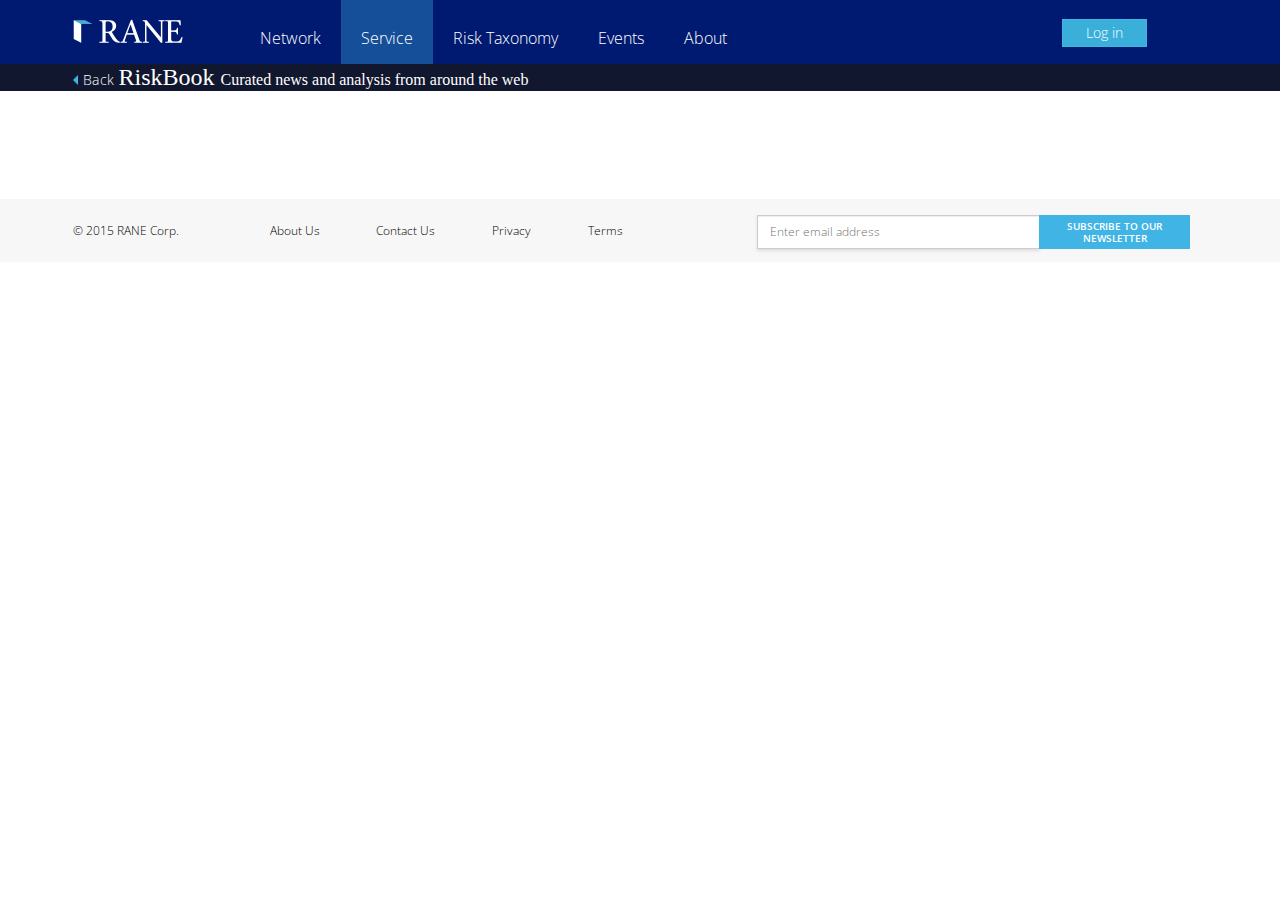
<file: www/riskbook.html>
<!doctype html>
<!--[if lt IE 7]>      <html class="no-js lt-ie9 lt-ie8 lt-ie7" lang=""> <![endif]-->
<!--[if IE 7]>         <html class="no-js lt-ie9 lt-ie8" lang=""> <![endif]-->
<!--[if IE 8]>         <html class="no-js lt-ie9" lang=""> <![endif]-->
<!--[if gt IE 8]><!--> <html class="no-js" lang=""> <!--<![endif]-->
<head>
	<meta charset="utf-8">
	<meta http-equiv="X-UA-Compatible" content="IE=edge,chrome=1">
	<title>Rane - Riskbook</title>

	<meta name="description" content="">
	<!--<meta name="viewport" content="width=device-width, initial-scale=1, minimum-scale=1, maximum-scale=1">-->
	<meta name="viewport" content="width=device-width, initial-scale=1">

	<meta name="author" content="Rumble Fox" />
	
	<meta name="description" content="" />
	<meta name="keywords" content="" />

	<link rel="icon" href="favicon.ico">
	<link rel='logo' type='image/png' href='apple-touch-icon.png'>
	<link rel='image_src' href='apple-touch-icon.png' type='image/png'>
	<style> body { visibility: hidden; }</style>

	<link rel="stylesheet" href="./css/normalize.min.css">
	<link href='http://fonts.googleapis.com/css?family=Open+Sans:300italic,400italic,600italic,700italic,800italic,400,300,600,700,800' rel='stylesheet' type='text/css'>
	<link rel="stylesheet" href="./css/all.css" media="all" onload="if(media!='all')media='all'">
	<noscript><link rel="stylesheet" href="./css/all.css"></noscript>

	<!--[if lt IE 9]>
		<script src="https://oss.maxcdn.com/html5shiv/3.7.2/html5shiv.min.js"></script>
		<script src="https://oss.maxcdn.com/respond/1.4.2/respond.min.js"></script>
	<![endif]-->
</head>
<body>
    <!--[if lt IE 8]>
        <p class="browserupgrade">You are using an <strong>outdated</strong> browser. Please <a href="http://browsehappy.com/">upgrade your browser</a> to improve your experience.</p>
    <![endif]-->
    <div id="wrapperContainer">

		<div class="header-container">
			<header class="nav-wrapper clearfix container">
				<a href="index.html"><img src="./images/logo.png" alt="Rane logo" width="110" height="24" class="logo" /></a>
				<a href="#" class="open-panel">menu</a>
				<nav class="clearfix">
					<a href="#" class="close-panel">close</a>
					<ul class="main clearfix">
						<li><a href="network.html">Network</a></li>
						<li class="active"><a href="service.html">Service</a></li>
						<li><a href="#">Risk Taxonomy</a></li>
						<li><a href="events.html">Events</a></li>
						<li><a href="#">About</a></li>
					</ul>
					<ul class="admin">
						<li><button class="default-btn">Log in</button></li>
					</ul>
				</nav>
			</header>
		</div>
		<div class="breadcrumbs">
			<div class="container">
				<ul class="breadcrumbs-list">
					<li class="back"><a href="javascript:void(0)" onclick="history.go(-1);"><span class="arrow"></span>&nbsp;Back</a></li>
					<li class="title">RiskBook <small>Curated news and analysis from around the web</small></li>
				</ul>
			</div>
		</div>

		<div class="secondary">
		</div>

		

		<div class="footer-container">
		    <footer class="container">
		        <ul>
		        	<li class="copy">&copy; 2015 RANE Corp.</li>
		        	<li class="footer-nav">
						<nav>
							<ul>
								<li><a href="">About Us</a></li>
								<li><a href="">Contact Us</a></li>
								<li><a href="">Privacy</a></li>
								<li><a href="">Terms</a></li>
							</ul>
						</nav>
		        	<li class="subscribe">
		        		<form class="form-inline">
							<div class="form-group">
								<div class="input-group">
									<input type="text" class="form-control" id="exampleInputAmount" placeholder="Enter email address">
								</div>
							</div>
							<button type="submit" class="outline-btn inline-primary">Subscribe To Our Newsletter</button>
						</form>
		        	</li>
		        </ul>
		    </footer>
		</div>

    </div><!--#wrapperContainer-->

	<script src="js/jquery.js"></script>
	<script src="./js/jquery.touchwipe.min.js"></script>
	<script>$( document ).ready(function() {
		$(".open-panel").click(function(){
			$("html").toggleClass("openNav");
		});
		$(".close-panel").click(function(){
			$("html").removeClass("openNav");
		});

		$("#wrapperContainer").touchwipe({
			wipeLeft: function() {$("html").removeClass("openNav"); },
			wipeRight: function() { $("html").toggleClass("openNav"); },
			min_move_x: 20,
			min_move_y: 20,
			preventDefaultEvents: true
		});

	});</script>
</body>
</html>
</file>
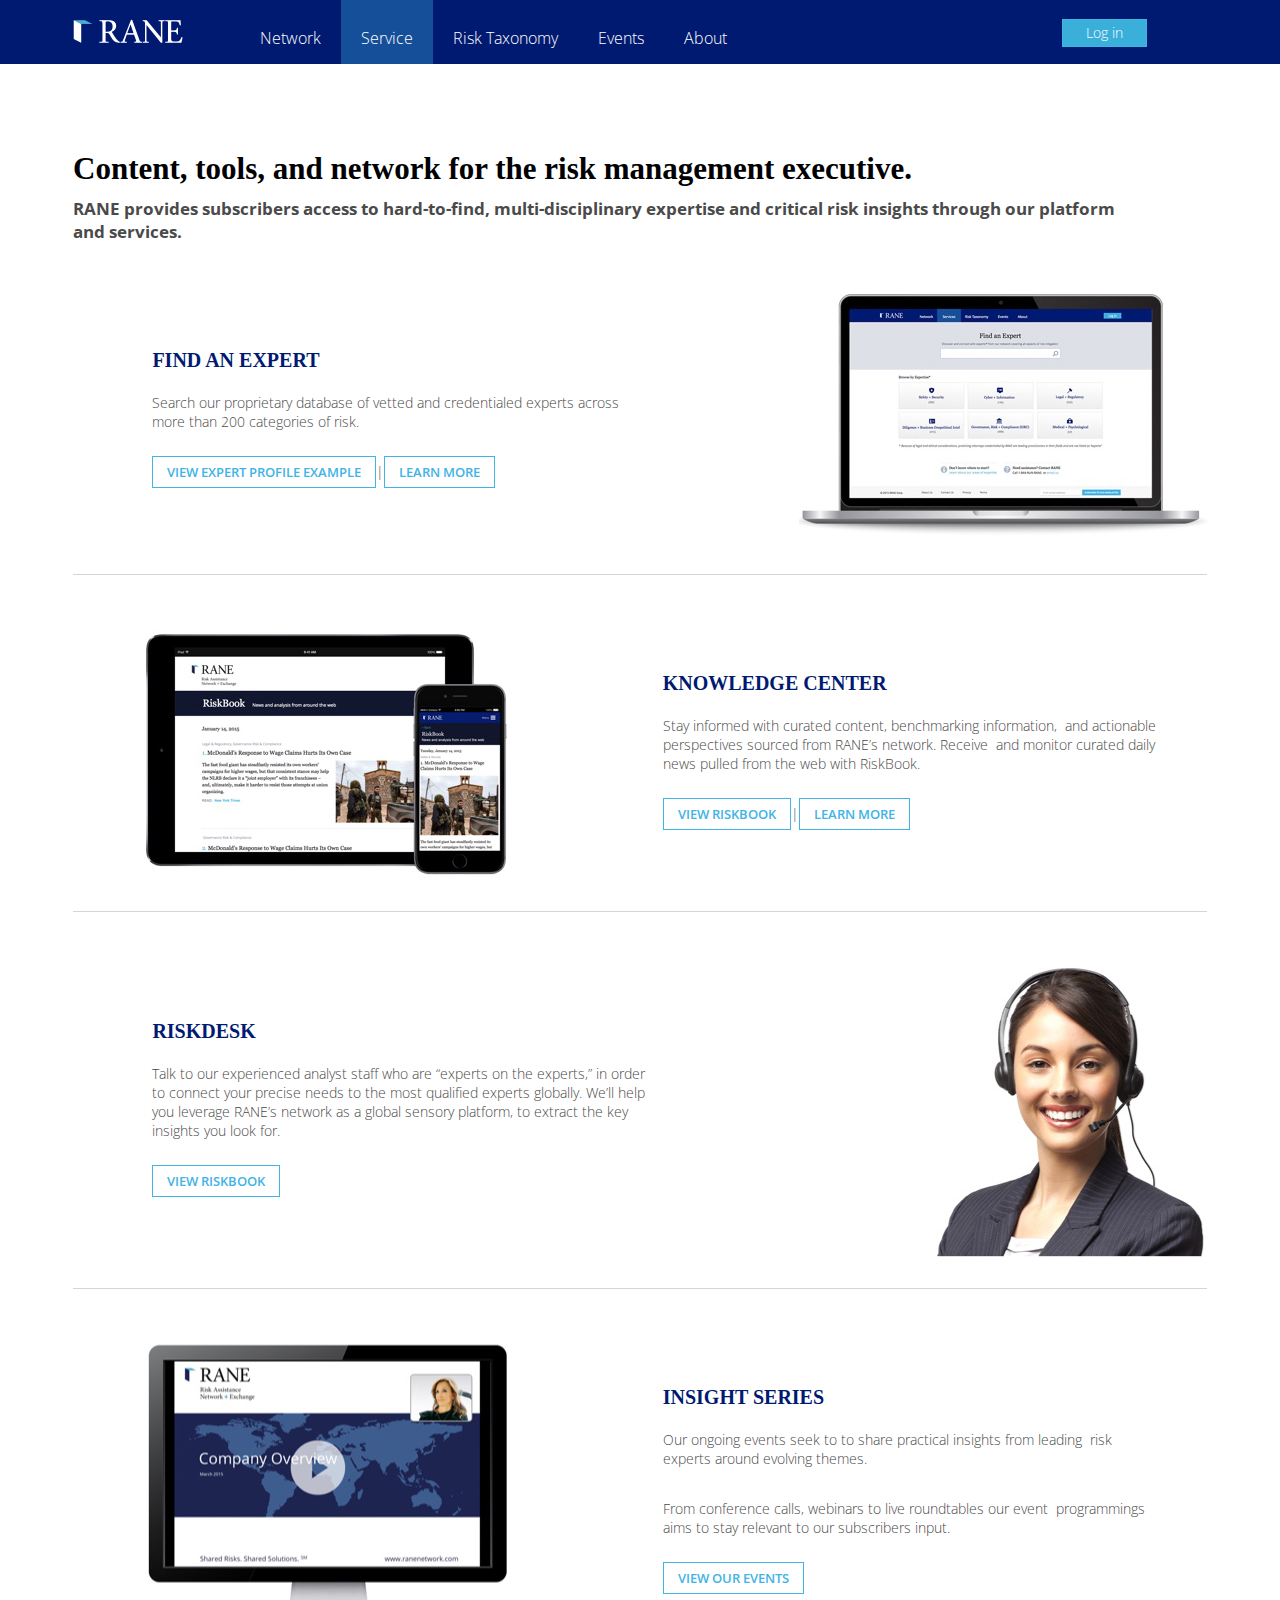
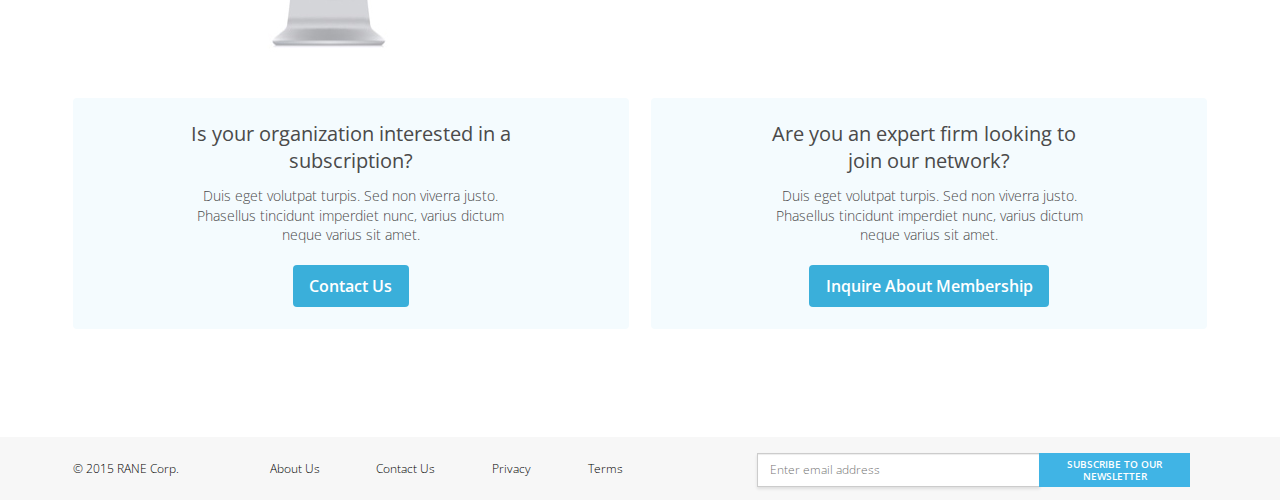
<file: www/service.html>
<!doctype html>
<!--[if lt IE 7]>      <html class="no-js lt-ie9 lt-ie8 lt-ie7" lang=""> <![endif]-->
<!--[if IE 7]>         <html class="no-js lt-ie9 lt-ie8" lang=""> <![endif]-->
<!--[if IE 8]>         <html class="no-js lt-ie9" lang=""> <![endif]-->
<!--[if gt IE 8]><!--> <html class="no-js" lang=""> <!--<![endif]-->
<head>
	<meta charset="utf-8">
	<meta http-equiv="X-UA-Compatible" content="IE=edge,chrome=1">
	<title>Rane - Service</title>

	<meta name="description" content="">
	<!--<meta name="viewport" content="width=device-width, initial-scale=1, minimum-scale=1, maximum-scale=1">-->
	<meta name="viewport" content="width=device-width, initial-scale=1">

	<meta name="author" content="Rumble Fox" />
	
	<meta name="description" content="" />
	<meta name="keywords" content="" />

	<link rel="icon" href="favicon.ico">
	<link rel='logo' type='image/png' href='apple-touch-icon.png'>
	<link rel='image_src' href='apple-touch-icon.png' type='image/png'>
	<style> body { visibility: hidden; }</style>

	<link rel="stylesheet" href="./css/normalize.min.css">
	<link href='http://fonts.googleapis.com/css?family=Open+Sans:300italic,400italic,600italic,700italic,800italic,400,300,600,700,800' rel='stylesheet' type='text/css'>
	<link rel="stylesheet" href="./css/all.css" media="all" onload="if(media!='all')media='all'">
	<noscript><link rel="stylesheet" href="./css/all.css"></noscript>

	<!--[if lt IE 9]>
		<script src="https://oss.maxcdn.com/html5shiv/3.7.2/html5shiv.min.js"></script>
		<script src="https://oss.maxcdn.com/respond/1.4.2/respond.min.js"></script>
	<![endif]-->
</head>
<body>
    <!--[if lt IE 8]>
        <p class="browserupgrade">You are using an <strong>outdated</strong> browser. Please <a href="http://browsehappy.com/">upgrade your browser</a> to improve your experience.</p>
    <![endif]-->
    <div id="wrapperContainer">

		<div class="header-container">
			<header class="nav-wrapper clearfix container">
				<a href="index.html"><img src="./images/logo.png" alt="Rane logo" width="110" height="24" class="logo" /></a>
				<a href="#" class="open-panel">menu</a>
				<nav class="clearfix">
					<a href="#" class="close-panel">close</a>
					<ul class="main clearfix">
						<li><a href="network.html">Network</a></li>
						<li class="active"><a href="service.html">Service</a></li>
						<li><a href="#">Risk Taxonomy</a></li>
						<li><a href="events.html">Events</a></li>
						<li><a href="#">About</a></li>
					</ul>
					<ul class="admin">
						<li><button class="default-btn">Log in</button></li>
					</ul>
				</nav>
			</header>
		</div>

		<div class="secondary">
			<div class="banner container">
				<h1>Content, tools, and network for the risk management executive.</h1>
				<h2>RANE provides subscribers access to hard-to-find, multi-disciplinary expertise and critical risk insights through our platform and services.</h2>
			</div>

			<ul class="information-list container clearfix">
				<li class="image-right">
					<section class="clearfix">
						<img src="images/service/img1.jpg" alt="fpo" class="responsive-img" />
						<div>
							<h3>Find An Expert</h3>
							<p>Search our proprietary database of vetted and credentialed experts across more than 200 categories of risk.</p>
							<p><a href="#" class="outline-btn">View Expert Profile Example</a><span>|</span><a href="#" class="outline-btn">Learn More</a></p>
						</div>
					</section>
				</li>
				<li class="image-left">
					<section class="clearfix">
						<img src="images/service/img2.jpg" alt="fpo" class="responsive-img" />
						<div>
							<h3>Knowledge Center</h3>
							<p>Stay informed with curated content, benchmarking  information,  and actionable perspectives sourced from RANE’s network. Receive  and monitor curated daily news pulled from the web with RiskBook. </p>
							<p><a href="#" class="outline-btn">View Riskbook</a><span>|</span><a href="#" class="outline-btn">Learn More</a></p>
						</div>
					</section>
				</li>
				<li class="image-right">
					<section class="clearfix">
						<img src="images/service/img3.jpg" alt="fpo" class="responsive-img" />
						<div>
							<h3>Riskdesk</h3>
							<p>Talk to our experienced analyst staff who are “experts on the experts,” in order to connect your precise needs to the most qualified experts globally. We’ll help you leverage RANE’s network as a global sensory platform, to extract the key insights you look for.</p>
							<p><a Href="#" Class="outline-btn">View Riskbook</a></p>
						</div>
					</section>
				</li>
				<li class="image-left">
					<section class="clearfix">
						<img src="images/service/img4.jpg" alt="fpo" class="responsive-img" />
						<div>
							<h3>Insight Series</h3>
							<p>Our ongoing events seek to to share practical insights from leading  risk experts around evolving themes.</p>
							<p>From conference calls, webinars to live roundtables our event  programmings aims to stay relevant to our subscribers input.</p>
							<p><a Href="#" class="outline-btn">View Our Events</a></p>
						</div>
					</section>
				</li>
			</ul>

			<div class="container clearfix two-column column-custom">
				<div class="col lightblue-box">
					<h2>Is your organization interested in a subscription?</h2>
					<p>Duis eget volutpat turpis. Sed non viverra justo. Phasellus tincidunt imperdiet nunc, varius dictum neque varius sit amet.</p>
					<a class="round-btn" href="#">Contact Us</a>
				</div>
				<div class="col lightblue-box">
					<h2>Are you an expert firm looking to  join our network?</h2>
					<p>Duis eget volutpat turpis. Sed non viverra justo. Phasellus tincidunt imperdiet nunc, varius dictum neque varius sit amet.</p>
					<a class="round-btn" href="#">Inquire About Membership</a>
				</div>
			</div>
		</div>

		

		<div class="footer-container">
		    <footer class="container">
		        <ul>
		        	<li class="copy">&copy; 2015 RANE Corp.</li>
		        	<li class="footer-nav">
						<nav>
							<ul>
								<li><a href="">About Us</a></li>
								<li><a href="">Contact Us</a></li>
								<li><a href="">Privacy</a></li>
								<li><a href="">Terms</a></li>
							</ul>
						</nav>
		        	<li class="subscribe">
		        		<form class="form-inline">
							<div class="form-group">
								<div class="input-group">
									<input type="text" class="form-control" id="exampleInputAmount" placeholder="Enter email address">
								</div>
							</div>
							<button type="submit" class="outline-btn inline-primary">Subscribe To Our Newsletter</button>
						</form>
		        	</li>
		        </ul>
		    </footer>
		</div>

    </div><!--#wrapperContainer-->

	<script src="js/jquery.js"></script>
	<script src="./js/jquery.touchwipe.min.js"></script>
	<script>$( document ).ready(function() {
		$(".open-panel").click(function(){
			$("html").toggleClass("openNav");
		});
		$(".close-panel").click(function(){
			$("html").removeClass("openNav");
		});

		$("#wrapperContainer").touchwipe({
			wipeLeft: function() {$("html").removeClass("openNav"); },
			wipeRight: function() { $("html").toggleClass("openNav"); },
			min_move_x: 20,
			min_move_y: 20,
			preventDefaultEvents: true
		});

	});</script>
</body>
</html>
</file>
<file: www/css/all.css>
/* ==========================================================================
      Site Styles: Global
   ========================================================================== */
.clearfix:before, .clearfix:after {
  content: " ";
  display: table; }

.clearfix:after {
  clear: both; }

* {
  box-sizing: border-box;
  margin: 0; }

*:after, *:before {
  box-sizing: border-box; }

*:focus {
  outline: 0 none !important; }

img {
  border: 0 none;
  image-rendering: optimizeQuality;
  -ms-interpolation-mode: bicubic; }

html, body { height: 100%; }

body {
  position: relative;
  -webkit-font-smoothing: antialiased;
  -webkit-text-size-adjust: none;
      -ms-text-size-adjust: none;
          text-size-adjust: none;
  visibility: visible;
}

a {
  word-wrap: break-word;
  text-decoration: none;
  color: #4A4A4A;
  background-color: transparent; }
  a:hover, a:visited {
    color: #4A4A4A; }
  a, a:hover, a:visited, a:focus, a:active {
    outline: 0 none !important; }

a.selected {
  color: #4A4A4A; }

h1 {
  font-size: 2em;
  margin: 0.55em 0; }

::-moz-selection {
  background: #b3d4fc;
  text-shadow: none; }

::selection {
  background: #b3d4fc;
  text-shadow: none; }

ul, ul li {
  padding: 0;
  margin: 0;
  list-style: none; }

/* ==========================================================================
      Reset Styles: normalize
   ========================================================================== */
article, aside, details, figcaption,
figure, footer, header, hgroup,
main, menu, nav, section,
summary {
  display: block;
  margin: 0;
  padding: 0;
  border: 0;
  vertical-align: baseline;
  font: inherit;
  font-size: 100%; }

audio, canvas,
progress, video {
  display: inline-block;
  vertical-align: baseline; }

audio:not([controls]) {
  display: none;
  height: 0; }

[hidden], template {
  display: none; }

abbr[title] {
  border-bottom: 1px dotted; }

b, strong {
  font-weight: bold; }

dfn {
  font-style: italic; }

small {
  font-size: 80%; }

sub, sup {
  position: relative;
  font-size: 75%;
  line-height: 0;
  vertical-align: baseline; }

sup {
  top: -.5em; }

sub {
  bottom: -.25em; }

svg:not(:root) {
  overflow: hidden; }

mark {
  background: #ff0;
  color: #000; }

figure {
  margin: 1em 40px; }

hr {
  height: 0;
  box-sizing: content-box; }

pre {
  overflow: auto; }

code, kbd, pre, samp {
  font-family: monospace, monospace;
  font-size: 1em; }

button, input, optgroup, select, textarea {
  color: inherit;
  /* 1 */
  font: inherit;
  /* 2 */
  margin: 0;
  /* 3 */ }

button {
  overflow: visible; }

button, select {
  text-transform: none; }

button,
html input[type="button"],
input[type="reset"],
input[type="submit"] {
  -webkit-appearance: button;
  /* 2 */
  cursor: pointer;
  /* 3 */ }

button[disabled],
html input[disabled] {
  cursor: default; }

button::-moz-focus-inner,
input::-moz-focus-inner {
  border: 0;
  padding: 0; }

input {
  line-height: normal; }

input[type="checkbox"],
input[type="radio"] {
  box-sizing: border-box;
  /* 1 */
  padding: 0;
  /* 2 */ }

input[type="number"]::-webkit-inner-spin-button,
input[type="number"]::-webkit-outer-spin-button {
  height: auto; }

input[type="search"] {
  -webkit-appearance: textfield;
  /* 1 */
  box-sizing: content-box; }

input[type="search"]::-webkit-search-cancel-button,
input[type="search"]::-webkit-search-decoration {
  -webkit-appearance: none; }

fieldset {
  border: 1px solid #c0c0c0;
  margin: 0 2px;
  padding: 0.35em 0.625em 0.75em; }

legend {
  border: 0;
  /* 1 */
  padding: 0;
  /* 2 */ }

textarea {
  overflow: auto; }

optgroup {
  font-weight: bold; }

table {
  border-spacing: 0;
  border-collapse: collapse; }

td, th {
  padding: 0; }
/*
img {
    page-break-inside: avoid;
    vertical-align: middle;
    -webkit-transition: all .2s ease-in-out;
       -o-transition: all .2s ease-in-out;
          transition: all .2s ease-in-out;
  }
*/


/* ==========================================================================
      Global Styles: Override
   ========================================================================== */

html {
    color: #4A4A4A;
    font-size: 1em;
    line-height: 1.4;
}
body { font-family: 'Open Sans', Arial, serif; font-weight: 300; }
a {
	font-size: 14px;
	color: #40B4E5;
}

.container {
	width: 90%;
    margin: 0 auto;
    max-width: 1134px;
}
.default-btn, .default-btn:hover,
.default-btn:visited, .default-btn:active {
	background: #3AAFDA;
	border: 1px solid #40B4E5;
	font-size: 14px;
	color: #fff;
	line-height: 19px;
	padding: 4% 23px;
}
.container .round-btn, .container .round-btn:hover,
.container .round-btn:active, .container .round-btn:visited {
	display: block;
	background: #3AAFDA;
	border-radius: 4px;
	font-size: 16px;
	color: #fff;
	line-height: 22px;
	margin-top: 20px;
	padding: 3% 5%;
	display: inline-block;
	font-weight: 600;
}

.bg-grey {
	background-color: #F7F7F7;
}
.brd-bottom { border-bottom: 1px solid #D0D4DB; }
.brd-top { border-top: 1px solid #D0D4DB; }
.col.brd-top {
	padding-top: 14px;
}

a.outline-btn, a.outline-btn:hover,
a.outline-btn:active, a.outline-btn:visited, button.outline-btn {
	display: block;
	background: #fff;
	border: 1px solid #40B4E5;
	font-size: 13px;
	color: #40B4E5;
	line-height: 18px;
	font-weight: 600;
	text-transform: uppercase;
	text-align: center;
	padding: 1% 0;
	width: 30%;
}
a.link,  a:hover.link,  a:active.link,  a:visited.link { color: #40B4E5; }

address { 
	font-style: normal; 
	font-size: 12px;
	line-height: 15px;
}
.responsive-img { display: block; max-width: 100%; width: auto; margin: 0 auto; height: auto; }

/* ==========================================================================
      Site Styles: Nav
   ========================================================================== */

.header-container {
	background-color: #001A71;
}
header .logo { 
	display: block; 
	float: left; 
	margin-top: 19px; 
	margin-bottom: 20px; 
}
.nav-wrapper { width: 94%; }
header nav {
	float: left; 
	margin-left: 5%;
	width: 80%;
	position: relative;
}
header nav ul.main { float: left; width: 84%; }
header nav ul.admin { float: right; width: auto; padding-top: 19px; }

header nav ul.main li a {
	display: block;
	padding: 27px 20px 15px 20px;
}

header nav ul.admin.admin-menu { width: 16%; padding-top: 26px; display: table; }
header nav ul.admin.admin-menu li { display: table-cell; vertical-align: middle; float: none; }
header nav ul.admin li a {
	display: block;
	font-size: 16px;
	color: #fff;
	line-height: 22px;
	width: 26px;
	height: 26px;
	background: transparent url("../images/icons-login.png") no-repeat 0 0;
	margin: 0 auto;
}
header nav ul.admin li a.search {
	background-position: 0 0;
}
header nav ul.admin li a.search:hover,
header nav ul.admin li.active a.search {
	background-position: 0 -37px;
}

header nav ul.admin li a.email {
	background-position: -52px 0;
}
header nav ul.admin li a.profile {
	background-position: -105px 0;
}
header nav ul.admin li a span { display: block; text-indent: -9999px; }

header nav ul li { 
	float: left; 
	font-size: 16px;
	color: #fff;
	text-align: center;
}
header nav ul.main li.active a,
header nav ul.main li a:hover {
	background: rgba(64,180,229,0.35);
}
header nav ul li:last-of-type { margin-right: 0; }
header a, header a:hover, header a:visited, header a:active { color: #fff; font-size: 16px; }


/* ==========================================================================
      Site Styles: Global / Home
   ========================================================================== */

.hero.home-banner {
    background-image: url("../images/banners/home.jpg");
    background-size: cover;
    background-repeat: no-repeat;	
    background-position: center right;
	background-color: #F7F7F7;
	padding: 5% 0 6.6% 0;
}
.hero h1, .hero p { transition: font-size 400ms ease 0s; }
.hero h1 {
	font-family: Georgia;
	font-size: 36px;
	color: #fff;
	line-height: 50px;
	text-shadow: 0px 1px 2px rgba(0,0,0,0.50);
	margin: 0 0 20px 0;
	width: 72%;
	word-spacing: 7px;
}
.hero p {
	width: 48%;
	font-size: 17px;
	color: #fff;
	line-height: 23px;
}

.two-column .col {
	float: left;
	margin: 31px 0;
	padding: 0 3%;
	text-align: center;
	width: 50%;
}
.two-column .col h2 {
	font-size: 20px;
	line-height: 27px;
	font-weight: 400;
	margin-bottom: 12px;
}
.two-column .col p {
	font-size: 14px;
}

.three-column {
	padding: 3% 0 1%;
	margin-bottom: 37px;
}
.three-column.three-column-default {
	margin-top: 35px;
}
.three-column.three-column-default .col h3 {
	border-bottom: 1px solid #D0D4DB;
	color: #001E83;
	letter-spacing: 0.2px;
	padding-bottom: 11px;
	margin-bottom: 12px;
}
.three-column.three-column-default .col p {
	margin-bottom: 24px;
}
.three-column .col {
	float: left;
	width: 31.3%;
	margin-right: 3%;
	/*margin-bottom: 5%;*/
	min-height: 150%;
}
.three-column .col:last-child { margin-right: 0; }
.three-column .col h3 {
	font-family: Georgia;
	text-transform: uppercase;
	font-size: 14px;
	font-weight: 200;
	color: #000;
	letter-spacing: 0.2px;
	line-height: 18px;
}
.three-column .col p {
	font-size: 14px;
	line-height: 24px;	
}

.two-column a, .two-column a:hover, .two-column a:active, .two-column a:visited,
.three-column a, .three-column a:hover, .three-column a:active, .three-column a:visited {	
	line-height: 58px; 
	color: #40B4E5;
}

.standard .container { margin-top: 0; padding-top: 16px; }
.standard .container .col h3 { 
	border: 0; 
	border-top: 1px solid #d0d4db; 
	margin: 0;
	padding: 0;
	padding-top: 16px;
	margin-bottom: 16px;
}
.standard .container img { margin-bottom: 12px; }

.internal-coluum .col { text-align: left; min-height: 500px; padding: 0; margin-right: 3%; width: 44%; }
.internal-coluum .col:last-child { margin-right: 0; }
.internal-coluum img {margin-top: 17px; margin-bottom: 35px; }
.internal-coluum h4, .internal-coluum p { margin-bottom: 8px; }

.column-custom .lightblue-box {
	background: #F4FBFE;
	padding: 2% 10%;
	width: 49%;
	margin: 0;
	margin-top: 14px;
	margin-right: 2%;
}
.column-custom .lightblue-box:last-child {
	margin-right: 0;
}

.info-container .two-column .col:last-child {
	border-left: 1px solid #D0D4DB;
}
.learn-container { margin-top: 10px; margin-bottom: 20px; }
.learn-container .three-column{ padding: 23px 0 28px; }
.learn-container .col h3 {
	background: transparent url("../images/icons-columns.png") 6px 0 no-repeat;
	padding-bottom: 0;
	line-height: normal;
	min-height: 34px;
	margin-bottom: 7px;
}
.learn-container .col.get h3 {
	background-position: 0 -71px;
}
.learn-container .col.help h3 {
	background-position: 0 -139px;
}
.learn-container .col h3 span { display: block; padding-left: 45px; padding-top: 9px; }

.title-header { padding-bottom: 14px; }
.title-header h2 {
	font-family: Georgia;
	font-size: 22px;
	color: #000000;
	line-height: 28px;
	font-weight: 400;
}
.title-header p {
	font-size: 14px;
	line-height: 24px;
	font-weight: 300;
}
.semantic-elements article, .semantic-elements .sidebar { position: relative; float: left; }

.semantic-elements article { width: 69%; }
.semantic-elements h3 {
	font-family: Georgia;
	font-size: 16px;
	color: #000;
	line-height: 21px;
	text-transform: uppercase;
	font-weight: 400;
	margin-bottom: 12px; margin-top: 30px;
}
.semantic-elements article section { 
	position: relative; 
	width: 84%;
	margin-bottom: 22px;
	padding-left: 100px;
	padding-bottom: 19px;
	border-bottom: 1px solid #D0D4DB;
}
.semantic-elements article section:last-of-type { border-bottom: 0; margin-bottom: 10px; }

.events { margin-bottom: 30px; }
.events .date {
	position: absolute;
	top: 0;
	left: 0;
	display: block;
	line-height: normal;
	font-size: 37px;
	width: 74px;
	text-align: center;
	text-transform: uppercase;
	padding: 2% 0;
	background-color: #A2ABBA;
	color: #fff;
}
.events .date small {
	font-family: Georgia;
	font-size: 14px;
	color: #fff;
	line-height: 16px;
	display: block;
}
.events .date em {
	display: inline-block;
	font-style: normal;
	width: 90%;
	line-height: 30px;
}
.events.thrid-party .date {
	background-color: #F1F1F1;
	border: 2px solid #A2ABBA;
	color: #A2ABBA;
}
.events.thrid-party .date small { color: #A2ABBA; }

.events dl { margin-bottom: 20px; }
.events dl dt {
	font-size: 12px;
	color: #979797;
	line-height: 17px;
	font-weight: 300;
}
.events dl dd {
	display: block;
	font-size: 14px;
	line-height: 19px;
}
.events dl dt, .events dl dd {
	margin-bottom: 12px;
}
.events .post-date { 
	display: block; 
	margin-top: 12px; 
	font-size: 12px;
	line-height: 15px;
}

.semantic-elements .sidebar { width: 31%; }
.riskbook-box {
	background: #EDF0F4;
	margin-top: 22px;
	margin-bottom: 20px;
}
.riskbook-box h3 {
	background-color: #11172E;
	font-family: Georgia;
	font-size: 16px;
	color: #fff;
	line-height: 16px;
	margin: 0;
	padding: 11px 0 8px 17px;
}

.riskbook-box .custom-counter {
    margin: 0;
    padding: 0;
    list-style-type: none;
}
.riskbook-box .custom-counter li {
	counter-increment: step-counter;
	font-family: Georgia;
	font-size: 14px;
	color: #000000;
	line-height: 18px;
	position: relative;
	padding: 5% 11%;
	border-bottom: 1px solid rgba(197,204,213,0.5);
}

.riskbook-box .custom-counter li::before {
	content: counter(step-counter);
	font-family: Georgia;
	font-size: 20px;
	color: #6C0C0C;
	line-height: normal;
	position: absolute;
	left: 5%;
	top: 21%;
}
.riskbook-box a {
	display: block;
	font-family: Georgia;
	font-size: 14px;
	color: #001A71;
	line-height: 16px;
	font-weight: 600;
	padding: 28px 18px;
}
.subscribe h4 {
	font-family: Georgia;
	font-size: 14px;
	color: #000000;
	line-height: 16px;
	font-weight: 300;
}
.subscribe p {
	font-size: 12px;
	line-height: 24px;
}
.subscribe form { margin-top: 0.25em; }

form {
	display: block;
	margin-top: 0em;
}
.form-inline .form-group {
	display: inline-block;
	margin-bottom: 0;
	vertical-align: middle;
}
.form-control {
	display: block;
	width: 100%;
	padding: 4px 12px;
	font-size: 12px;
	color: #000;
	line-height: 1.42857143;
	height: 34px;
	background-color: #fff;
	background-image: none;
	border: 1px solid #ccc;
	-webkit-box-shadow: inset 0 1px 1px rgba(0,0,0,.075);
	box-shadow: inset 0 1px 1px rgba(0,0,0,.075);
	-webkit-transition: border-color ease-in-out .15s,-webkit-box-shadow ease-in-out .15s;
	-o-transition: border-color ease-in-out .15s,box-shadow ease-in-out .15s;
	transition: border-color ease-in-out .15s,box-shadow ease-in-out .15s;
}

.form-control input::-webkit-input-placeholder {
	color: rgba(169,178,189,.5);
	font-style: italic;
}
.form-control input::-moz-placeholder {
	color: rgba(169,178,189,.5);
	font-style: italic;
}
.form-control input:-moz-placeholder {   /* Older versions of Firefox */
	color: rgba(169,178,189,.5);
	font-style: italic;
}
.form-control input:-ms-input-placeholder { 
	color: rgba(169,178,189,.5);
	font-style: italic;
}

.outline-btn.inline-primary {
	width: 34%;
	height: 34px;
	text-transform: none;
	display: inline-block;
	margin-bottom: 0;
	margin-left: -4px;
	white-space: normal;
	vertical-align: middle;
	-ms-touch-action: manipulation;
	touch-action: manipulation;
	cursor: pointer;
	-webkit-user-select: none;
	-moz-user-select: none;
	-ms-user-select: none;
	user-select: none;
	background-image: none;
}


.lightblue-box {
	background: #F4FBFE;
	border-radius: 4px;
	padding: 6% 5%;
}
.aside-box {
	margin-top: 30px;
}

.aside-box .lightblue-box h3 {
	font-family: Georgia;
	font-size: 22px;
	color: #000;
	line-height: 28px;
	text-transform: none;
	margin-bottom: 1.2em;
}
.aside-box .lightblue-box a, .aside-box .lightblue-box a:hover {
	font-size: 14px;
	color: #4A4A4A;
	line-height: 24px;
}
.faq li h3 { margin-bottom: 0.9em; }
.faq li {	margin-bottom: 16px; }
.faq li span {
	display: inline;
	background: transparent url("../images/icons-questions.png") 0 0 no-repeat;
	padding-left: 35px;
	padding-bottom: 4px;
}
.faq li p { 
	font-size: 16px;
	line-height: 24px;
}
.faq li span.help {
	background-position: 0 4px;
}
.faq li span.call {
	background-position: 0 -161px;
}
.faq li span.email {
	background-position: 0 -200px;
}

.border-list {}
.border-list li {
	border: 6px solid #EDF0F4;
	border-bottom: 0;
	background: #fff;
}
.border-list li:last-of-type {
	border-bottom: 6px solid #EDF0F4;	
}

/* ==========================================================================
      Site Styles: Secondary
   ========================================================================== */
.default.container { padding-top: 12px; }
.default.container p { margin-bottom: 33px; }
.default.container p:last-of-type { margin-bottom: 0; }
.banner { margin-top: 6.5%; padding-right: 5%; margin-bottom: 50px; }
.banner h1, .banner h2 { margin: 0; }
.banner h1 {
	font-family: Georgia;
	font-size: 31px;
	color: #000000;
	line-height: 41px;
	margin-bottom: 8px;
}
.banner h2 {
	font-size: 17px;
	color: #4A4A4A;
	line-height: 23px;
}

.content p { margin-bottom: 42px; }

.content-rectangle {
	background-color: #F4FBFE;
	text-align: center;
	width: 52%;
	margin: 60px auto;
	padding: 3% 6%;
}
.content-rectangle h3 {
	font-size: 20px;
	color: #000000;
	letter-spacing: 0.35px;
	line-height: 25px;
	margin-bottom: 5px;
	font-weight: 400;
}
.breadcrumbs {
	background-color: #11172E;
}
.breadcrumbs-list li,
.breadcrumbs-list li a, .breadcrumbs-list li a:visited, .breadcrumbs-list li a:hover {
	display: inline-block;
	color: #fff;
}
.breadcrumbs-list li.back {
	font-size: 14px;
	letter-spacing: 0.5px;
	line-height: 19px;
}
.breadcrumbs-list .arrow {
	display: inline-block;
	width: 0;
	height: 0;
	border-top: 5px solid transparent;
	border-right: 5px solid #40B4E5;
	border-bottom: 5px solid transparent;
}
.breadcrumbs-list li.title {
	font-family: Georgia;
	font-size: 24px;
	line-height: 27px;
}
.breadcrumbs-list li.title small {
	font-size: 16px;
	line-height: 18px;
	font-weight: 200;
}

.information-list li {
	position: relative;
	margin: 0 auto;
	border-bottom: 1px solid #D0D4DB;
	padding-bottom: 31px;
	margin-bottom: 52px;
}
.information-list li:last-of-type { margin-bottom: 0; border: 0; }

.image-right img {
	float: right;
}
.image-left img {
	float: left;
	margin-left: 6%;
}
.information-list section {
	position: relative;
	width: 100%;
	clear: both;
}
.information-list section h3 {
	text-transform: uppercase;
	font-family: Georgia;
	font-size: 20px;
	color: #001A71;
	line-height: 22px;
	margin-bottom: 22px;
}
.information-list section p {
	font-size: 14px;
	line-height: 19px;
	margin-bottom: 31px;
}
.image-right section div,
.image-left section div {
	margin: 0;
	width: 44%;
	bottom: 32px;
}
.image-right section div {
	float: left;
	margin-left: 7%;
	padding-top: 5%;
}
.image-left section div {
	float: right;
	padding-top: 4%;
	margin-right: 4%;
}

.information-list section div .outline-btn {
	display: inline;
	padding: 6px 14px;
}

.secondary .semantic-elements {}
.secondary .semantic-elements article {
	margin-right: 2%;
}
.secondary .semantic-elements h3 {
	font-family: Georgia;
	font-size: 14px;
	color: #001A71;
	line-height: 18px;
}
.secondary .semantic-elements h3 .badge {
	font-family: 'Open Sans';
	display: inline-block;
	font-size: 14px;
	color: #40B4E5;
	line-height: 19px;
	padding-left: 10px;
}
.secondary .sidebar {
	width: 23%;
}
.secondary .sidebar section{
	margin-bottom: 45px;
}
.secondary .sidebar .content-rectangle {
	width: 100%;
	margin: 0;
	text-align: left;
	padding: 3% 5%;
}
.secondary .sidebar .content-rectangle h3 {
	font-family: 'Open Sans';
	font-size: 20px;
	color: #000000;
	letter-spacing: 0.35px;
	line-height: 25px;
	text-transform: none;
}
/* ==========================================================================
   Footer styles
   ========================================================================== */

.footer-container {
	background: #F7F7F7;
	width: 100%;
	margin-top: 8.4%;
}
.footer-container footer { padding: 1% 0; }

.footer-container ul li, .footer-container ul li a {
	display: inline-block; 
	font-size: 12px;
	color: #000000;
	line-height: 17px;
}
.footer-container ul li.copy { width: 17%; }

.footer-container ul li.footer-nav { width: 43%; }
.footer-container ul li nav { width: 100%; }
.footer-container ul li li { margin-right: 11%; }
.footer-container ul li li:last-of-type { margin-right: 0; }

.footer-container ul li.subscribe { width: 39%; }
.footer-container ul li.subscribe form {}

.footer-container ul li.subscribe .form-inline .form-group {  
	width: 64%; 
	background: #FFFFFF;
	box-shadow: 0px 2px 3px 0px rgba(0,0,0,0.10);
}
.footer-container ul li.subscribe .outline-btn.inline-primary {
	background: #40B4E5;
	border: 1px solid #40B4E5;
	font-size: 10px;
	color: #FFFFFF;
	line-height: 12px;
	text-transform: uppercase;
}
/* ==========================================================================
   media styles
   ========================================================================== */

@media only screen and (max-width: 480px) {
	a.outline-btn, a.outline-btn:hover, button.outline-btn { width: 75%; }
	.semantic-elements article section { padding-left: 0; }
	.events .date { 
		position: relative; 
		font-size: 14px;
		width: auto; 
		margin-bottom: 12px;
	}
	.events .date small { display: inline-block; margin-right: 5px; }
	.events .date em { width: auto; line-height: normal; }
}
@media only screen and (max-width: 560px) {
	.hero h1 { font-size: 22px; line-height: normal; }
	.hero p { font-size: 14px; }
}

@media only screen and (max-width: 800px) {
	.hero h1, .hero p { width: 95%; }
	.three-column .col { width: 47%; margin-right: 3%; }
	.semantic-elements article, .semantic-elements .sidebar { 
		position: relative; float: none; 
	}
	.semantic-elements article, .semantic-elements .sidebar, .semantic-elements article section {
		width: 100%; 
	}
	.content-rectangle { width: 80%; }
	.information-list section div { width: auto; }
	.information-list section div .outline-btn { display: block; width: 80%; margin: 0 auto 10px auto; }
	.information-list section p span { display: none; }
	.information-list img { margin: 0 auto; float: none; }
	.footer-container ul li.copy,
	.footer-container ul li.footer-nav,
	.footer-container ul li.subscribe { float: none; width: 100%; margin-bottom: 2%; }
}

@media only screen  and (min-width: 800px) and (max-width: 945px) {
	.information-list section div { width: 36%; }
	.information-list section div .outline-btn { display: block; width: 80%; margin: 0 auto 10px auto; }
	.information-list section p span { display: none; }
}
@media only screen and (max-width: 630px) {
	.two-column .col { width: 100%; float: none; }
	.info-container .two-column .col:last-child { border: 0; }
	.three-column .col { width: 95%; margin-right: 0; }
	.internal-coluum .col { min-height: 100%; text-align: left; }
}

/* ==========================================================================
   off-canvas styles
   ========================================================================== */

a.open-panel, a.close-panel {
  display: none;
  text-align: right;
}
@media only screen and (max-width: 55em) {
	a.open-panel { margin-top: 19px; }
	a.open-panel, a.close-panel {
		display: block;
	}
	header nav {
		width: 70%;
		position: absolute;
		left: -70%;
		top: 0;
		height: 100%;
		background: #001a71;
		margin: 0;
	}
	header nav ul.main, header nav ul.admin { float: none; width: 100%; }
	header nav ul.admin.admin-menu { margin: 0 auto; width: 52%; }

	header nav ul.main li a { padding: 3% 0; }
	header nav ul li {
		float: none; 
		display: block; 
		padding: 0; 
		/*border-bottom: 1px solid #fff;*/
		border-bottom: 0;
		margin: 0; 
	}
	html.openNav {
		overflow-x: hidden;
	}
	.openNav #wrapperContainer {
		left: 0;
		-webkit-transform: translate3d(70%, 0, 0);
		-moz-transform: translate3d(70%, 0, 0);
		-ms-transform: translate3d(70%, 0, 0);
		-o-transform: translate3d(70%, 0, 0);
		transform: translate3d(70%, 0, 0);
		-webkit-transition: -webkit-transform 500ms ease;
		-moz-transition: -moz-transform 500ms ease;
		-o-transition: -o-transform 500ms ease;
		transition: transform 500ms ease;
	}
	#wrapperContainer {
		left: 0;
		-webkit-transform: translate3d(0, 0, 0);
		-moz-transform: translate3d(0, 0, 0);
		-ms-transform: translate3d(0, 0, 0);
		-o-transform: translate3d(0, 0, 0);
		transform: translate3d(0, 0, 0);
		-webkit-transition: -webkit-transform 500ms ease;
		-moz-transition: -moz-transform 500ms ease;
		-o-transition: -o-transform 500ms ease;
		transition: transform 500ms ease;
	}
}
/* ==========================================================================
   Print styles
   ========================================================================== */

@media print {
    *,
    *:before,
    *:after {
        background: transparent !important;
        color: #000 !important;
        box-shadow: none !important;
        text-shadow: none !important;
    }

    a,
    a:visited {
        text-decoration: underline;
    }

    a[href]:after {
        content: " (" attr(href) ")";
    }

    abbr[title]:after {
        content: " (" attr(title) ")";
    }

    a[href^="#"]:after,
    a[href^="javascript:"]:after {
        content: "";
    }

    pre,
    blockquote {
        border: 1px solid #999;
        page-break-inside: avoid;
    }

    thead {
        display: table-header-group;
    }

    tr,
    img {
        page-break-inside: avoid;
    }

    img {
        max-width: 100% !important;
    }

    p,
    h2,
    h3 {
        orphans: 3;
        widows: 3;
    }

    h2,
    h3 {
        page-break-after: avoid;
    }
}
</file>
